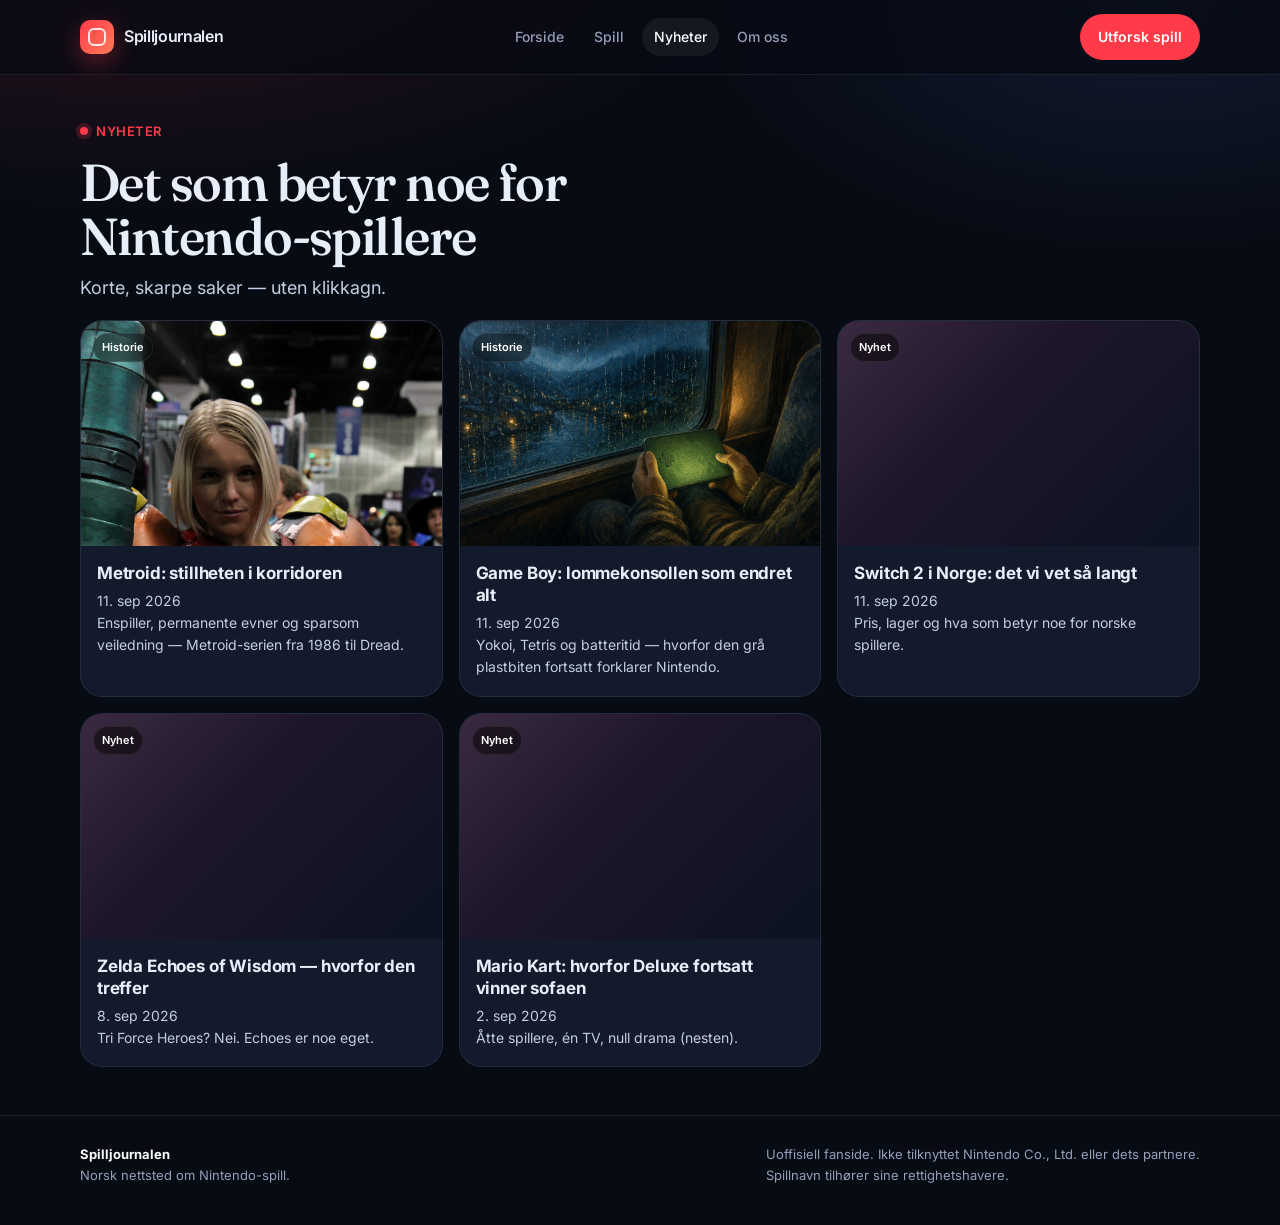
<file: nyheter.html>
<!DOCTYPE html>
<html lang="nb">
<head>
  <meta charset="utf-8">
  <meta name="viewport" content="width=device-width, initial-scale=1">
  <title>Nyheter — Spilljournalen</title>
  <meta name="description" content="Spilljournalen — moderne norsk nettsted om Nintendo-spill, nyheter og anbefalinger.">
  <meta name="theme-color" content="#070b14">
  <link rel="preconnect" href="https://fonts.googleapis.com">
  <link rel="preconnect" href="https://fonts.gstatic.com" crossorigin>
  <link href="https://fonts.googleapis.com/css2?family=Fraunces:opsz,wght@9..144,500;9..144,600&family=Inter:wght@400;500;600&display=swap" rel="stylesheet">
  <link rel="stylesheet" href="css/site.css">
  
</head>
<body>
<header class="site-header">
  <div class="wrap nav">
    <a class="brand" href="index.html"><span class="brand-mark" aria-hidden="true"></span> Spilljournalen</a>
    <nav class="nav-links" aria-label="Hovedmeny">
      <a href="index.html" class="">Forside</a>
      <a href="spill.html" class="">Spill</a>
      <a href="nyheter.html" class="active">Nyheter</a>
      <a href="om.html" class="">Om oss</a>
    </nav>
    <a class="btn btn-primary" href="spill.html">Utforsk spill</a>
  </div>
</header>

<main class="wrap">
  <div class="page-hero">
    <div class="kicker"><i></i> Nyheter</div>
    <h1>Det som betyr noe for Nintendo-spillere</h1>
    <p class="lede">Korte, skarpe saker — uten klikkagn.</p>
  </div>
  <div class="grid" style="padding-bottom:48px">
    <a class="card" href="nyheter/metroid-stillheten.html">
      <div class="cover" style="--c:url('../assets/nyheter/metroid-hero-wondercon-16x9-1280.jpg') center/cover,linear-gradient(135deg,#0a2a2e,#0b1220)"><span class="badge">Historie</span></div>
      <div class="card-body"><h3>Metroid: stillheten i korridoren</h3><p class="meta">11. sep 2026</p><p>Enspiller, permanente evner og sparsom veiledning — Metroid-serien fra 1986 til Dread.</p></div>
    </a>
    <a class="card" href="nyheter/game-boy-lommekonsollen.html">
      <div class="cover" style="--c:url('../assets/nyheter/game-boy-hero.png') center/cover,linear-gradient(135deg,#1a3a28,#0b1220)"><span class="badge">Historie</span></div>
      <div class="card-body"><h3>Game Boy: lommekonsollen som endret alt</h3><p class="meta">11. sep 2026</p><p>Yokoi, Tetris og batteritid — hvorfor den grå plastbiten fortsatt forklarer Nintendo.</p></div>
    </a>
    <a class="card" href="nyheter/switch-2-norge.html">
      <div class="cover" style="--c:linear-gradient(135deg,#2a1830,#0b1220)"><span class="badge">Nyhet</span></div>
      <div class="card-body"><h3>Switch 2 i Norge: det vi vet så langt</h3><p class="meta">11. sep 2026</p><p>Pris, lager og hva som betyr noe for norske spillere.</p></div>
    </a>
    <a class="card" href="nyheter/zelda-echoes.html">
      <div class="cover" style="--c:linear-gradient(135deg,#2a1830,#0b1220)"><span class="badge">Nyhet</span></div>
      <div class="card-body"><h3>Zelda Echoes of Wisdom — hvorfor den treffer</h3><p class="meta">8. sep 2026</p><p>Tri Force Heroes? Nei. Echoes er noe eget.</p></div>
    </a>
    <a class="card" href="nyheter/mario-kart.html">
      <div class="cover" style="--c:linear-gradient(135deg,#2a1830,#0b1220)"><span class="badge">Nyhet</span></div>
      <div class="card-body"><h3>Mario Kart: hvorfor Deluxe fortsatt vinner sofaen</h3><p class="meta">2. sep 2026</p><p>Åtte spillere, én TV, null drama (nesten).</p></div>
    </a>
  </div>
</main>

<footer class="site-footer">
  <div class="wrap footer-grid">
    <div>
      <strong style="color:#fff">Spilljournalen</strong><br>
      Norsk nettsted om Nintendo-spill.
    </div>
    <div>
      Uoffisiell fanside. Ikke tilknyttet Nintendo Co., Ltd. eller dets partnere.<br>
      Spillnavn tilhører sine rettighetshavere.
    </div>
  </div>
</footer>
<script src="js/site.js"></script>
</body>
</html>
</file>
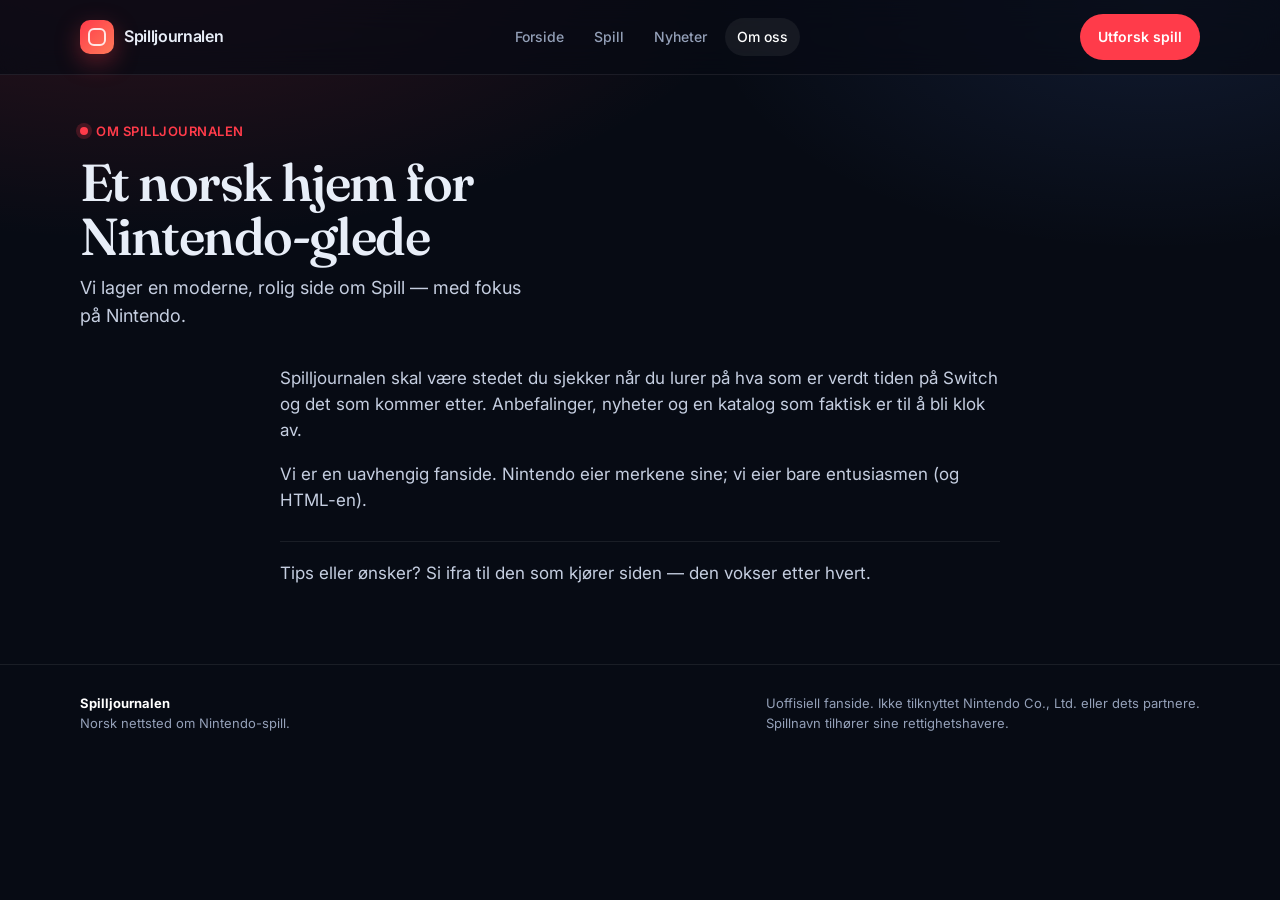
<file: om.html>
<!DOCTYPE html>
<html lang="nb">
<head>
  <meta charset="utf-8">
  <meta name="viewport" content="width=device-width, initial-scale=1">
  <title>Om oss — Spilljournalen</title>
  <meta name="description" content="Spilljournalen — moderne norsk nettsted om Nintendo-spill, nyheter og anbefalinger.">
  <meta name="theme-color" content="#070b14">
  <link rel="preconnect" href="https://fonts.googleapis.com">
  <link rel="preconnect" href="https://fonts.gstatic.com" crossorigin>
  <link href="https://fonts.googleapis.com/css2?family=Fraunces:opsz,wght@9..144,500;9..144,600&family=Inter:wght@400;500;600&display=swap" rel="stylesheet">
  <link rel="stylesheet" href="css/site.css">
  
</head>
<body>
<header class="site-header">
  <div class="wrap nav">
    <a class="brand" href="index.html"><span class="brand-mark" aria-hidden="true"></span> Spilljournalen</a>
    <nav class="nav-links" aria-label="Hovedmeny">
      <a href="index.html" class="">Forside</a>
      <a href="spill.html" class="">Spill</a>
      <a href="nyheter.html" class="">Nyheter</a>
      <a href="om.html" class="active">Om oss</a>
    </nav>
    <a class="btn btn-primary" href="spill.html">Utforsk spill</a>
  </div>
</header>

<main class="wrap">
  <div class="page-hero">
    <div class="kicker"><i></i> Om Spilljournalen</div>
    <h1>Et norsk hjem for Nintendo-glede</h1>
    <p class="lede">Vi lager en moderne, rolig side om Spill — med fokus på Nintendo.</p>
  </div>
  <div class="article" style="padding-top:0">
    <p>Spilljournalen skal være stedet du sjekker når du lurer på hva som er verdt tiden på Switch og det som kommer etter. Anbefalinger, nyheter og en katalog som faktisk er til å bli klok av.</p>
    <p>Vi er en uavhengig fanside. Nintendo eier merkene sine; vi eier bare entusiasmen (og HTML-en).</p>
    <p class="note">Tips eller ønsker? Si ifra til den som kjører siden — den vokser etter hvert.</p>
  </div>
</main>

<footer class="site-footer">
  <div class="wrap footer-grid">
    <div>
      <strong style="color:#fff">Spilljournalen</strong><br>
      Norsk nettsted om Nintendo-spill.
    </div>
    <div>
      Uoffisiell fanside. Ikke tilknyttet Nintendo Co., Ltd. eller dets partnere.<br>
      Spillnavn tilhører sine rettighetshavere.
    </div>
  </div>
</footer>
<script src="js/site.js"></script>
</body>
</html>
</file>
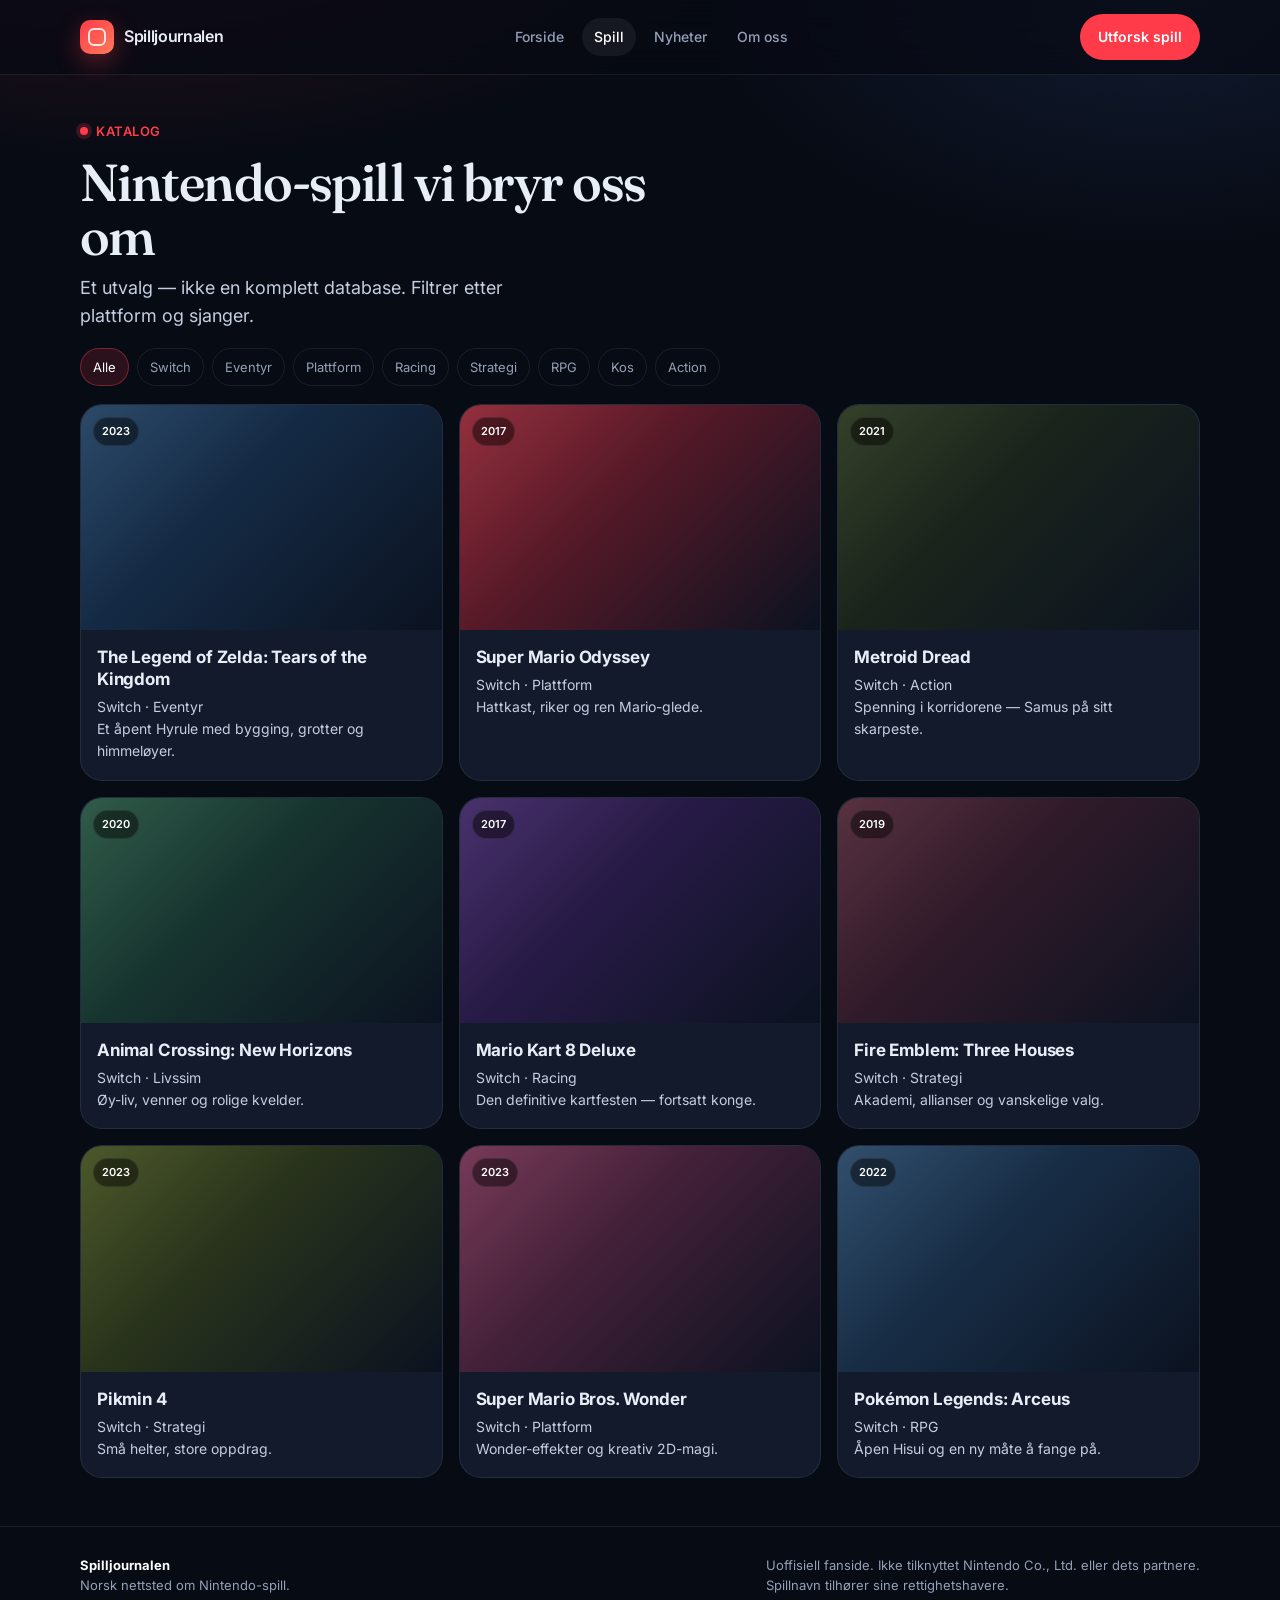
<file: spill.html>
<!DOCTYPE html>
<html lang="nb">
<head>
  <meta charset="utf-8">
  <meta name="viewport" content="width=device-width, initial-scale=1">
  <title>Spill — Spilljournalen</title>
  <meta name="description" content="Spilljournalen — moderne norsk nettsted om Nintendo-spill, nyheter og anbefalinger.">
  <meta name="theme-color" content="#070b14">
  <link rel="preconnect" href="https://fonts.googleapis.com">
  <link rel="preconnect" href="https://fonts.gstatic.com" crossorigin>
  <link href="https://fonts.googleapis.com/css2?family=Fraunces:opsz,wght@9..144,500;9..144,600&family=Inter:wght@400;500;600&display=swap" rel="stylesheet">
  <link rel="stylesheet" href="css/site.css">
  
</head>
<body>
<header class="site-header">
  <div class="wrap nav">
    <a class="brand" href="index.html"><span class="brand-mark" aria-hidden="true"></span> Spilljournalen</a>
    <nav class="nav-links" aria-label="Hovedmeny">
      <a href="index.html" class="">Forside</a>
      <a href="spill.html" class="active">Spill</a>
      <a href="nyheter.html" class="">Nyheter</a>
      <a href="om.html" class="">Om oss</a>
    </nav>
    <a class="btn btn-primary" href="spill.html">Utforsk spill</a>
  </div>
</header>

<main class="wrap">
  <div class="page-hero">
    <div class="kicker"><i></i> Katalog</div>
    <h1>Nintendo-spill vi bryr oss om</h1>
    <p class="lede">Et utvalg — ikke en komplett database. Filtrer etter plattform og sjanger.</p>
  </div>
  
  <div class="filters" role="toolbar" aria-label="Filtrer spill">
    <button type="button" class="active" data-filter="alle">Alle</button>
    <button type="button" data-filter="switch">Switch</button>
    <button type="button" data-filter="eventyr">Eventyr</button>
    <button type="button" data-filter="plattform">Plattform</button>
    <button type="button" data-filter="racing">Racing</button>
    <button type="button" data-filter="strategi">Strategi</button>
    <button type="button" data-filter="rpg">RPG</button>
    <button type="button" data-filter="kos">Kos</button>
    <button type="button" data-filter="action">Action</button>
  </div>
  <div class="grid" style="padding-bottom:48px">
    <article class="card" data-tags="switch eventyr">
      <div class="cover" style="--c:linear-gradient(135deg,#1a3a5c,#0b1220)"><span class="badge">2023</span></div>
      <div class="card-body"><h3>The Legend of Zelda: Tears of the Kingdom</h3><p class="meta">Switch · Eventyr</p><p>Et åpent Hyrule med bygging, grotter og himmeløyer.</p></div>
    </article>
    <article class="card" data-tags="switch plattform">
      <div class="cover" style="--c:linear-gradient(135deg,#8b1e2d,#0b1220)"><span class="badge">2017</span></div>
      <div class="card-body"><h3>Super Mario Odyssey</h3><p class="meta">Switch · Plattform</p><p>Hattkast, riker og ren Mario-glede.</p></div>
    </article>
    <article class="card" data-tags="switch action">
      <div class="cover" style="--c:linear-gradient(135deg,#243018,#0b1220)"><span class="badge">2021</span></div>
      <div class="card-body"><h3>Metroid Dread</h3><p class="meta">Switch · Action</p><p>Spenning i korridorene — Samus på sitt skarpeste.</p></div>
    </article>
    <article class="card" data-tags="switch kos">
      <div class="cover" style="--c:linear-gradient(135deg,#1f4d3a,#0b1220)"><span class="badge">2020</span></div>
      <div class="card-body"><h3>Animal Crossing: New Horizons</h3><p class="meta">Switch · Livssim</p><p>Øy-liv, venner og rolige kvelder.</p></div>
    </article>
    <article class="card" data-tags="switch racing">
      <div class="cover" style="--c:linear-gradient(135deg,#3a2060,#0b1220)"><span class="badge">2017</span></div>
      <div class="card-body"><h3>Mario Kart 8 Deluxe</h3><p class="meta">Switch · Racing</p><p>Den definitive kartfesten — fortsatt konge.</p></div>
    </article>
    <article class="card" data-tags="switch strategi">
      <div class="cover" style="--c:linear-gradient(135deg,#4a2030,#0b1220)"><span class="badge">2019</span></div>
      <div class="card-body"><h3>Fire Emblem: Three Houses</h3><p class="meta">Switch · Strategi</p><p>Akademi, allianser og vanskelige valg.</p></div>
    </article>
    <article class="card" data-tags="switch strategi">
      <div class="cover" style="--c:linear-gradient(135deg,#3d4a18,#0b1220)"><span class="badge">2023</span></div>
      <div class="card-body"><h3>Pikmin 4</h3><p class="meta">Switch · Strategi</p><p>Små helter, store oppdrag.</p></div>
    </article>
    <article class="card" data-tags="switch plattform">
      <div class="cover" style="--c:linear-gradient(135deg,#6b2a4a,#0b1220)"><span class="badge">2023</span></div>
      <div class="card-body"><h3>Super Mario Bros. Wonder</h3><p class="meta">Switch · Plattform</p><p>Wonder-effekter og kreativ 2D-magi.</p></div>
    </article>
    <article class="card" data-tags="switch rpg">
      <div class="cover" style="--c:linear-gradient(135deg,#204060,#0b1220)"><span class="badge">2022</span></div>
      <div class="card-body"><h3>Pokémon Legends: Arceus</h3><p class="meta">Switch · RPG</p><p>Åpen Hisui og en ny måte å fange på.</p></div>
    </article>
  </div>
</main>

<footer class="site-footer">
  <div class="wrap footer-grid">
    <div>
      <strong style="color:#fff">Spilljournalen</strong><br>
      Norsk nettsted om Nintendo-spill.
    </div>
    <div>
      Uoffisiell fanside. Ikke tilknyttet Nintendo Co., Ltd. eller dets partnere.<br>
      Spillnavn tilhører sine rettighetshavere.
    </div>
  </div>
</footer>
<script src="js/site.js"></script>
</body>
</html>
</file>
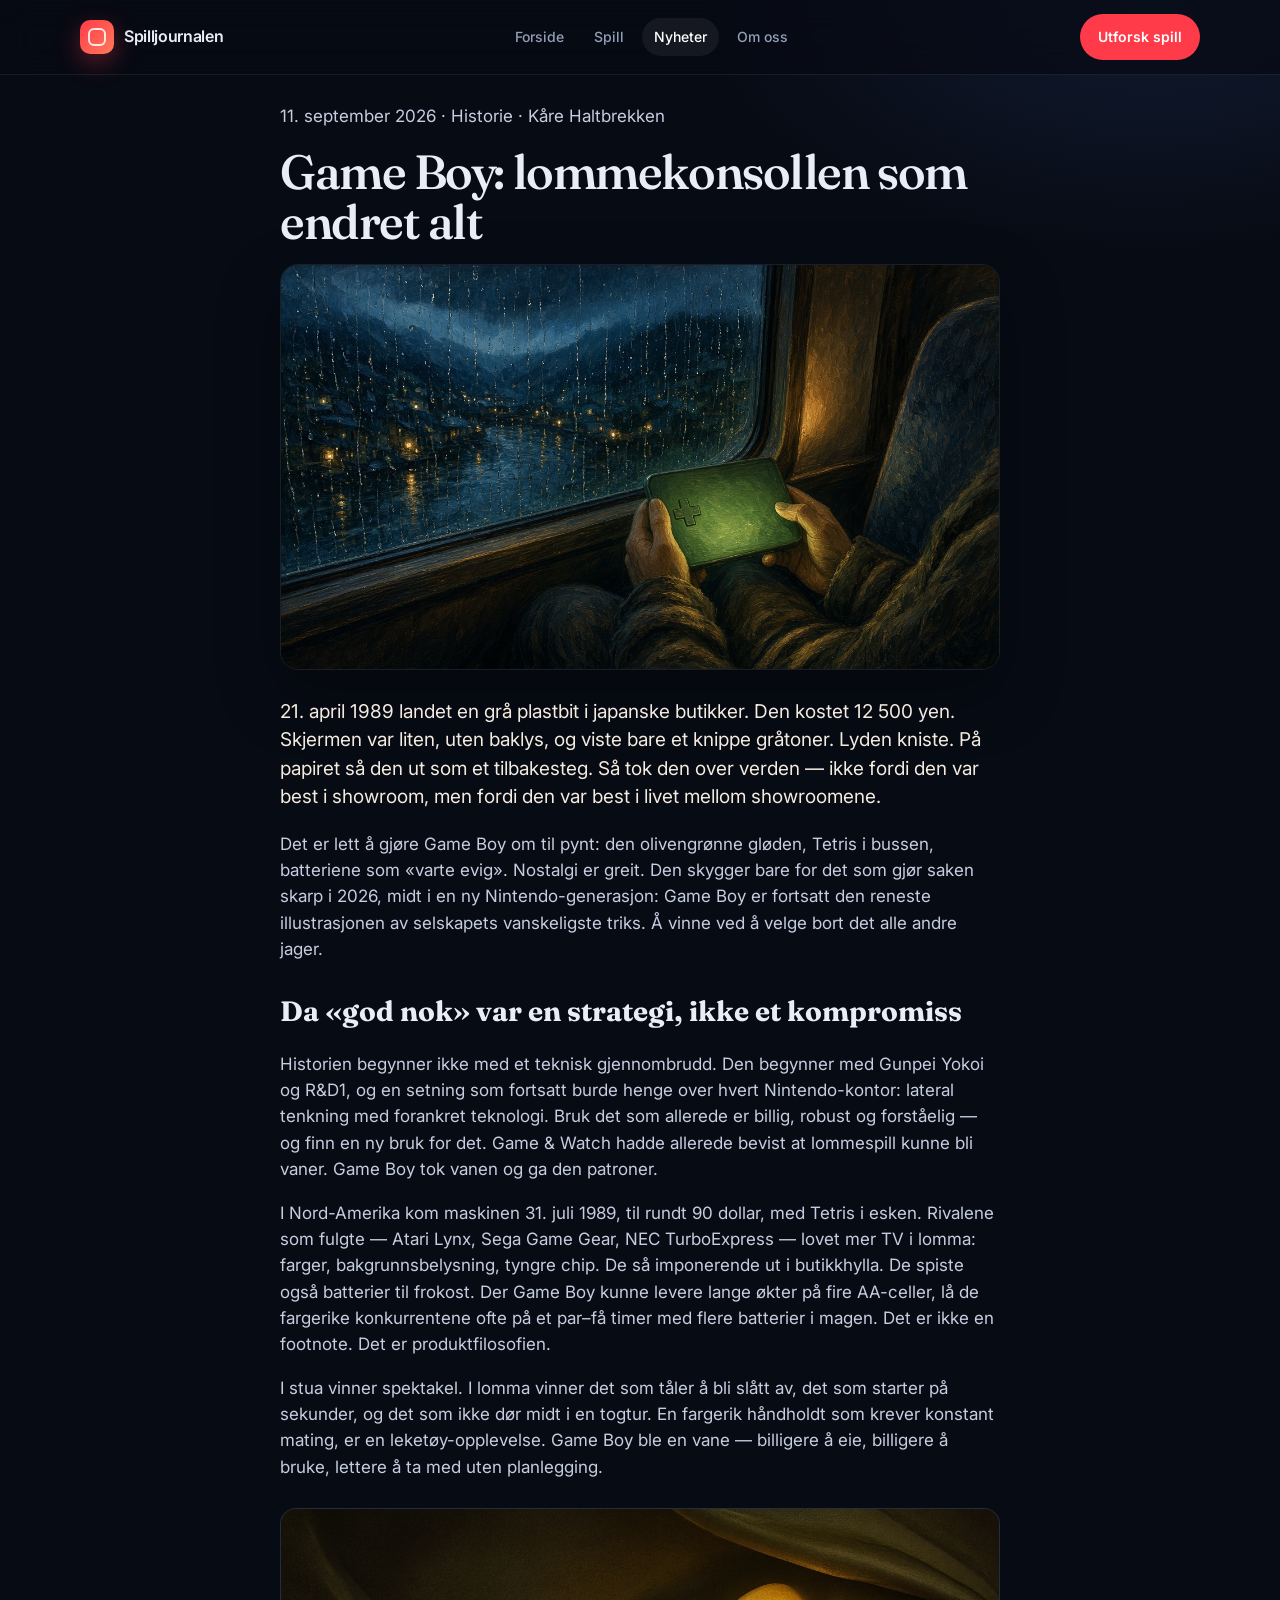
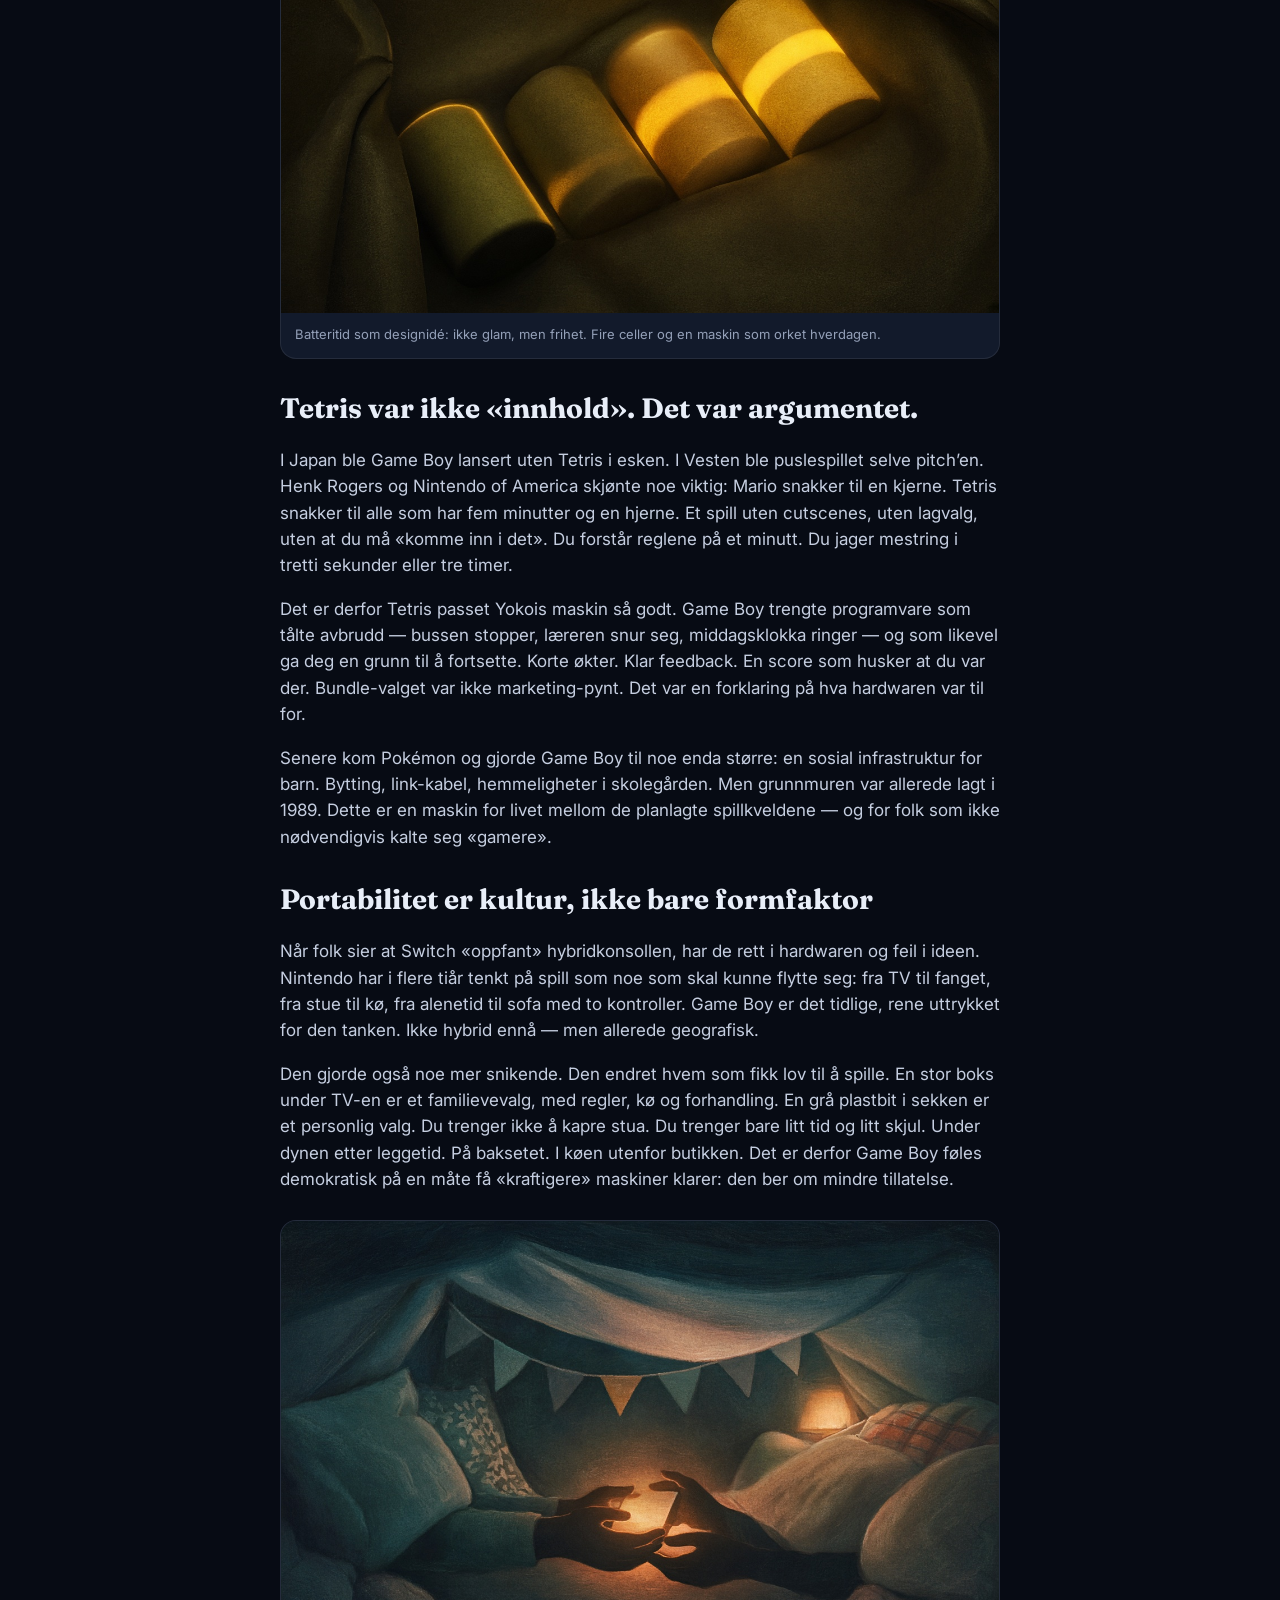
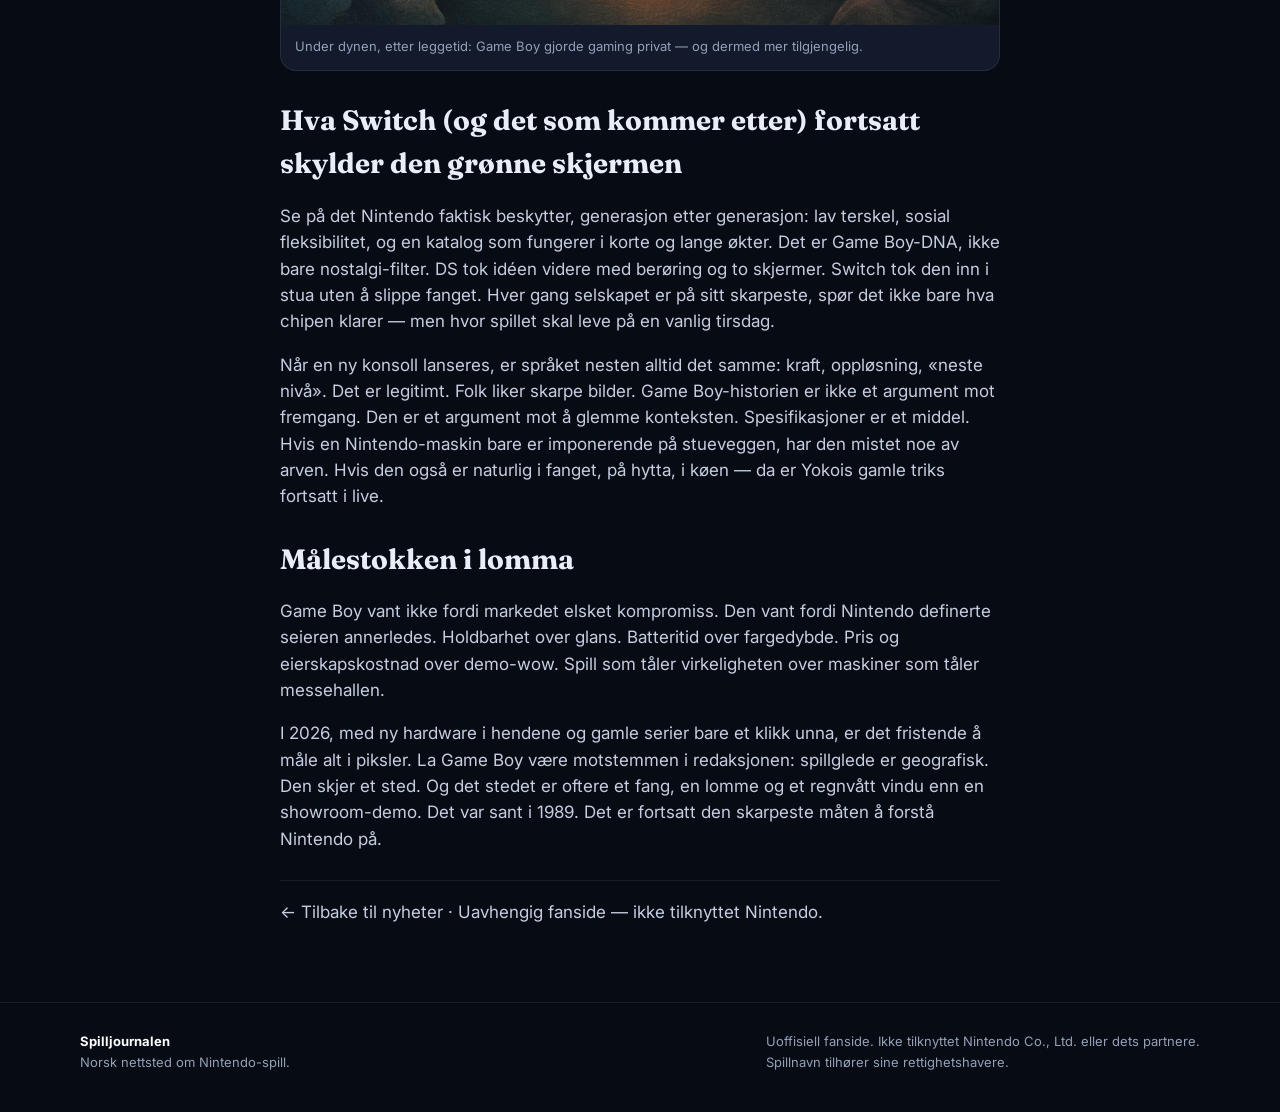
<file: nyheter/game-boy-lommekonsollen.html>
<!DOCTYPE html>
<html lang="nb">
<head>
  <meta charset="utf-8">
  <meta name="viewport" content="width=device-width, initial-scale=1">
  <title>Game Boy: lommekonsollen som endret alt — Spilljournalen</title>
  <meta name="description" content="Game Boy var ikke den skarpeste maskinen i 1989. Den vant likevel — fordi Nintendo forsto hvor spill egentlig skjer. En sak om Yokoi, Tetris, batteritid og arven Switch fortsatt bærer.">
  <meta name="theme-color" content="#070b14">
  <link rel="preconnect" href="https://fonts.googleapis.com">
  <link rel="preconnect" href="https://fonts.gstatic.com" crossorigin>
  <link href="https://fonts.googleapis.com/css2?family=Fraunces:opsz,wght@9..144,500;9..144,600&family=Inter:wght@400;500;600&display=swap" rel="stylesheet">
  <link rel="stylesheet" href="../css/site.css">
</head>
<body>
<header class="site-header">
  <div class="wrap nav">
    <a class="brand" href="../index.html"><span class="brand-mark" aria-hidden="true"></span> Spilljournalen</a>
    <nav class="nav-links" aria-label="Hovedmeny">
      <a href="../index.html" class="">Forside</a>
      <a href="../spill.html" class="">Spill</a>
      <a href="../nyheter.html" class="active">Nyheter</a>
      <a href="../om.html" class="">Om oss</a>
    </nav>
    <a class="btn btn-primary" href="../spill.html">Utforsk spill</a>
  </div>
</header>

<main class="wrap article">
  <p class="meta">11. september 2026 · Historie · Kåre Haltbrekken</p>
  <h1>Game Boy: lommekonsollen som endret alt</h1>

  <div class="hero-img">
    <img src="../assets/nyheter/game-boy-hero.png" alt="Malt stemningsbilde: nattreise, regnvindu og grønn skjermglød i fanget" width="1280" height="720">
  </div>

  <p class="lede-graf">21. april 1989 landet en grå plastbit i japanske butikker. Den kostet 12&nbsp;500 yen. Skjermen var liten, uten baklys, og viste bare et knippe gråtoner. Lyden kniste. På papiret så den ut som et tilbakesteg. Så tok den over verden — ikke fordi den var best i showroom, men fordi den var best i livet mellom showroomene.</p>

  <p>Det er lett å gjøre Game Boy om til pynt: den olivengrønne gløden, Tetris i bussen, batteriene som «varte evig». Nostalgi er greit. Den skygger bare for det som gjør saken skarp i 2026, midt i en ny Nintendo-generasjon: Game Boy er fortsatt den reneste illustrasjonen av selskapets vanskeligste triks. Å vinne ved å velge bort det alle andre jager.</p>

  <h2>Da «god nok» var en strategi, ikke et kompromiss</h2>
  <p>Historien begynner ikke med et teknisk gjennombrudd. Den begynner med Gunpei Yokoi og R&amp;D1, og en setning som fortsatt burde henge over hvert Nintendo-kontor: lateral tenkning med forankret teknologi. Bruk det som allerede er billig, robust og forståelig — og finn en ny bruk for det. Game &amp; Watch hadde allerede bevist at lommespill kunne bli vaner. Game Boy tok vanen og ga den patroner.</p>
  <p>I Nord-Amerika kom maskinen 31. juli 1989, til rundt 90 dollar, med Tetris i esken. Rivalene som fulgte — Atari Lynx, Sega Game Gear, NEC TurboExpress — lovet mer TV i lomma: farger, bakgrunnsbelysning, tyngre chip. De så imponerende ut i butikkhylla. De spiste også batterier til frokost. Der Game Boy kunne levere lange økter på fire AA-celler, lå de fargerike konkurrentene ofte på et par–få timer med flere batterier i magen. Det er ikke en footnote. Det er produktfilosofien.</p>
  <p>I stua vinner spektakel. I lomma vinner det som tåler å bli slått av, det som starter på sekunder, og det som ikke dør midt i en togtur. En fargerik håndholdt som krever konstant mating, er en leketøy-opplevelse. Game Boy ble en vane — billigere å eie, billigere å bruke, lettere å ta med uten planlegging.</p>

  <figure>
    <img src="../assets/nyheter/game-boy-lcd.png" alt="Abstrakt editorial-bilde av fire sylindre i varmt lys mot mørkt stoff" width="1200" height="900">
    <figcaption>Batteritid som designidé: ikke glam, men frihet. Fire celler og en maskin som orket hverdagen.</figcaption>
  </figure>

  <h2>Tetris var ikke «innhold». Det var argumentet.</h2>
  <p>I Japan ble Game Boy lansert uten Tetris i esken. I Vesten ble puslespillet selve pitch’en. Henk Rogers og Nintendo of America skjønte noe viktig: Mario snakker til en kjerne. Tetris snakker til alle som har fem minutter og en hjerne. Et spill uten cutscenes, uten lagvalg, uten at du må «komme inn i det». Du forstår reglene på et minutt. Du jager mestring i tretti sekunder eller tre timer.</p>
  <p>Det er derfor Tetris passet Yokois maskin så godt. Game Boy trengte programvare som tålte avbrudd — bussen stopper, læreren snur seg, middagsklokka ringer — og som likevel ga deg en grunn til å fortsette. Korte økter. Klar feedback. En score som husker at du var der. Bundle-valget var ikke marketing-pynt. Det var en forklaring på hva hardwaren var til for.</p>
  <p>Senere kom Pokémon og gjorde Game Boy til noe enda større: en sosial infrastruktur for barn. Bytting, link-kabel, hemmeligheter i skolegården. Men grunnmuren var allerede lagt i 1989. Dette er en maskin for livet mellom de planlagte spillkveldene — og for folk som ikke nødvendigvis kalte seg «gamere».</p>

  <h2>Portabilitet er kultur, ikke bare formfaktor</h2>
  <p>Når folk sier at Switch «oppfant» hybridkonsollen, har de rett i hardwaren og feil i ideen. Nintendo har i flere tiår tenkt på spill som noe som skal kunne flytte seg: fra TV til fanget, fra stue til kø, fra alenetid til sofa med to kontroller. Game Boy er det tidlige, rene uttrykket for den tanken. Ikke hybrid ennå — men allerede geografisk.</p>
  <p>Den gjorde også noe mer snikende. Den endret hvem som fikk lov til å spille. En stor boks under TV-en er et familievevalg, med regler, kø og forhandling. En grå plastbit i sekken er et personlig valg. Du trenger ikke å kapre stua. Du trenger bare litt tid og litt skjul. Under dynen etter leggetid. På baksetet. I køen utenfor butikken. Det er derfor Game Boy føles demokratisk på en måte få «kraftigere» maskiner klarer: den ber om mindre tillatelse.</p>

  <figure>
    <img src="../assets/nyheter/game-boy-reise.png" alt="To hender deler en glødende rektangulær skjerm under et pute-fort" width="1200" height="900">
    <figcaption>Under dynen, etter leggetid: Game Boy gjorde gaming privat — og dermed mer tilgjengelig.</figcaption>
  </figure>

  <h2>Hva Switch (og det som kommer etter) fortsatt skylder den grønne skjermen</h2>
  <p>Se på det Nintendo faktisk beskytter, generasjon etter generasjon: lav terskel, sosial fleksibilitet, og en katalog som fungerer i korte og lange økter. Det er Game Boy-DNA, ikke bare nostalgi-filter. DS tok idéen videre med berøring og to skjermer. Switch tok den inn i stua uten å slippe fanget. Hver gang selskapet er på sitt skarpeste, spør det ikke bare hva chipen klarer — men hvor spillet skal leve på en vanlig tirsdag.</p>
  <p>Når en ny konsoll lanseres, er språket nesten alltid det samme: kraft, oppløsning, «neste nivå». Det er legitimt. Folk liker skarpe bilder. Game Boy-historien er ikke et argument mot fremgang. Den er et argument mot å glemme konteksten. Spesifikasjoner er et middel. Hvis en Nintendo-maskin bare er imponerende på stueveggen, har den mistet noe av arven. Hvis den også er naturlig i fanget, på hytta, i køen — da er Yokois gamle triks fortsatt i live.</p>

  <h2>Målestokken i lomma</h2>
  <p>Game Boy vant ikke fordi markedet elsket kompromiss. Den vant fordi Nintendo definerte seieren annerledes. Holdbarhet over glans. Batteritid over fargedybde. Pris og eierskapskostnad over demo-wow. Spill som tåler virkeligheten over maskiner som tåler messehallen.</p>
  <p>I 2026, med ny hardware i hendene og gamle serier bare et klikk unna, er det fristende å måle alt i piksler. La Game Boy være motstemmen i redaksjonen: spillglede er geografisk. Den skjer et sted. Og det stedet er oftere et fang, en lomme og et regnvått vindu enn en showroom-demo. Det var sant i 1989. Det er fortsatt den skarpeste måten å forstå Nintendo på.</p>

  <p class="note"><a href="../nyheter.html">← Tilbake til nyheter</a> · Uavhengig fanside — ikke tilknyttet Nintendo.</p>
</main>

<footer class="site-footer">
  <div class="wrap footer-grid">
    <div>
      <strong style="color:#fff">Spilljournalen</strong><br>
      Norsk nettsted om Nintendo-spill.
    </div>
    <div>
      Uoffisiell fanside. Ikke tilknyttet Nintendo Co., Ltd. eller dets partnere.<br>
      Spillnavn tilhører sine rettighetshavere.
    </div>
  </div>
</footer>
<script src="../js/site.js"></script>
</body>
</html>
</file>
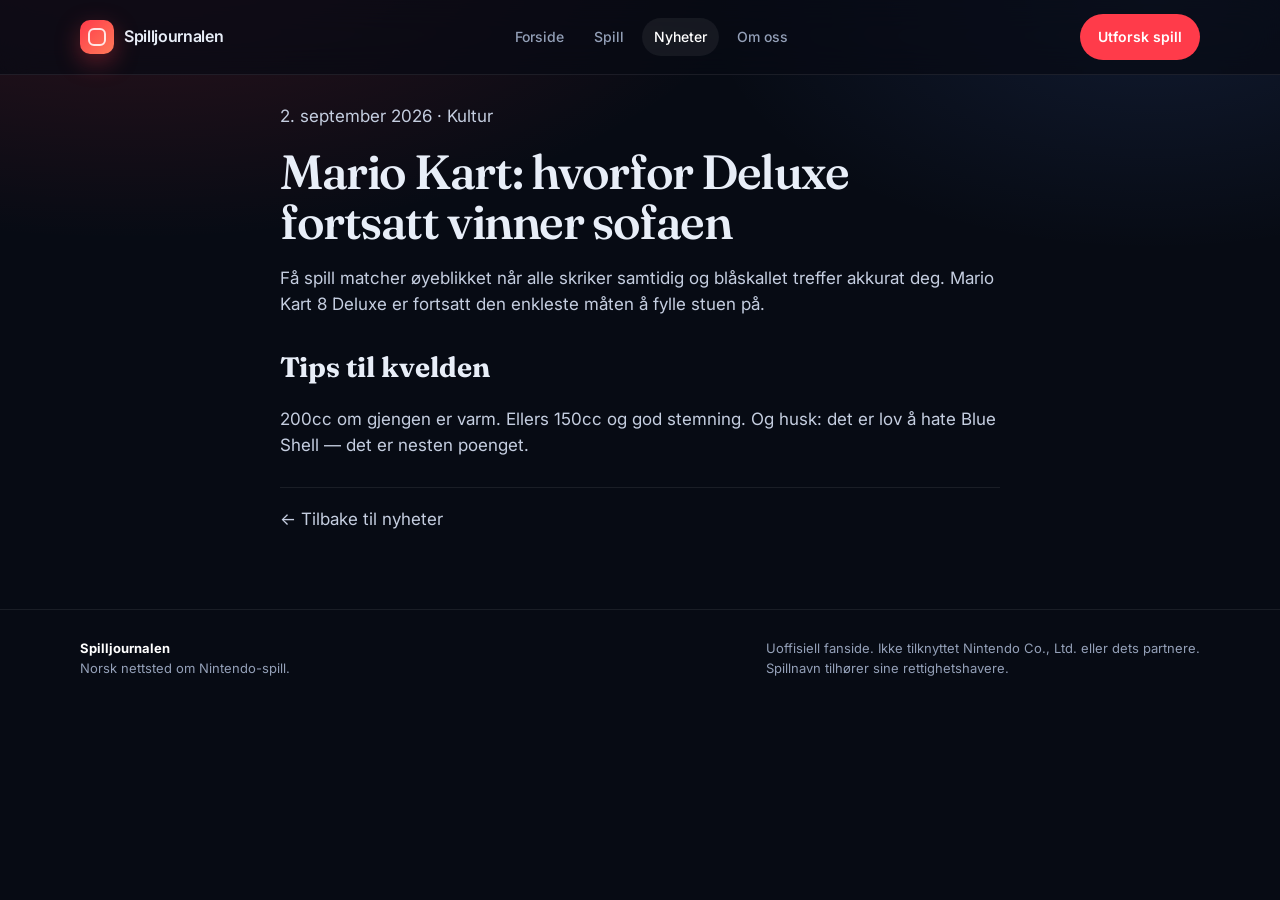
<file: nyheter/mario-kart.html>
<!DOCTYPE html>
<html lang="nb">
<head>
  <meta charset="utf-8">
  <meta name="viewport" content="width=device-width, initial-scale=1">
  <title>Mario Kart: hvorfor Deluxe fortsatt vinner sofaen — Spilljournalen</title>
  <meta name="description" content="Spilljournalen — moderne norsk nettsted om Nintendo-spill, nyheter og anbefalinger.">
  <meta name="theme-color" content="#070b14">
  <link rel="preconnect" href="https://fonts.googleapis.com">
  <link rel="preconnect" href="https://fonts.gstatic.com" crossorigin>
  <link href="https://fonts.googleapis.com/css2?family=Fraunces:opsz,wght@9..144,500;9..144,600&family=Inter:wght@400;500;600&display=swap" rel="stylesheet">
  <link rel="stylesheet" href="../css/site.css">
  
</head>
<body>
<header class="site-header">
  <div class="wrap nav">
    <a class="brand" href="../index.html"><span class="brand-mark" aria-hidden="true"></span> Spilljournalen</a>
    <nav class="nav-links" aria-label="Hovedmeny">
      <a href="../index.html" class="">Forside</a>
      <a href="../spill.html" class="">Spill</a>
      <a href="../nyheter.html" class="active">Nyheter</a>
      <a href="../om.html" class="">Om oss</a>
    </nav>
    <a class="btn btn-primary" href="../spill.html">Utforsk spill</a>
  </div>
</header>
<main class="wrap article">
  <p class="meta">2. september 2026 · Kultur</p>
  <h1>Mario Kart: hvorfor Deluxe fortsatt vinner sofaen</h1>
  <p>Få spill matcher øyeblikket når alle skriker samtidig og blåskallet treffer akkurat deg. Mario Kart 8 Deluxe er fortsatt den enkleste måten å fylle stuen på.</p>
    <h2>Tips til kvelden</h2>
    <p>200cc om gjengen er varm. Ellers 150cc og god stemning. Og husk: det er lov å hate Blue Shell — det er nesten poenget.</p>
  <p class="note"><a href="../nyheter.html">← Tilbake til nyheter</a></p>
</main>
<footer class="site-footer">
  <div class="wrap footer-grid">
    <div>
      <strong style="color:#fff">Spilljournalen</strong><br>
      Norsk nettsted om Nintendo-spill.
    </div>
    <div>
      Uoffisiell fanside. Ikke tilknyttet Nintendo Co., Ltd. eller dets partnere.<br>
      Spillnavn tilhører sine rettighetshavere.
    </div>
  </div>
</footer>
<script src="../js/site.js"></script>
</body>
</html>
</file>
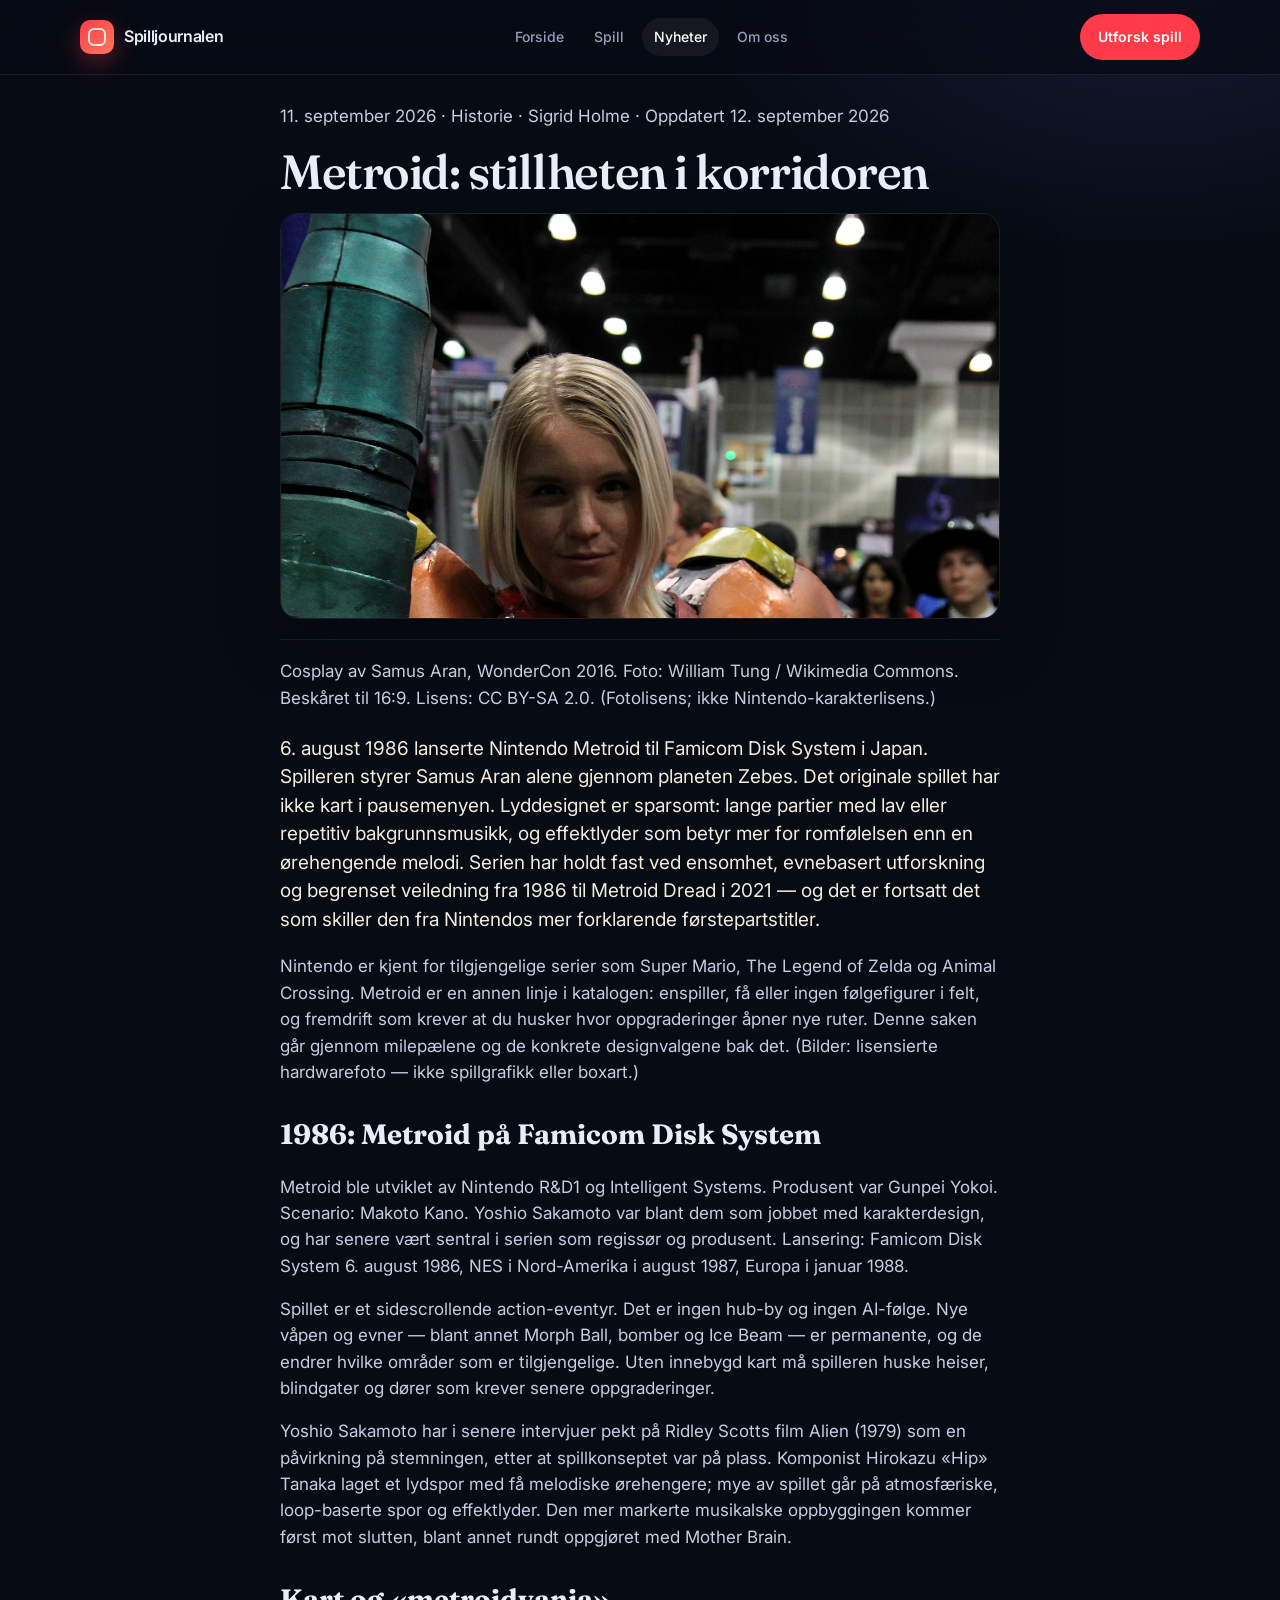
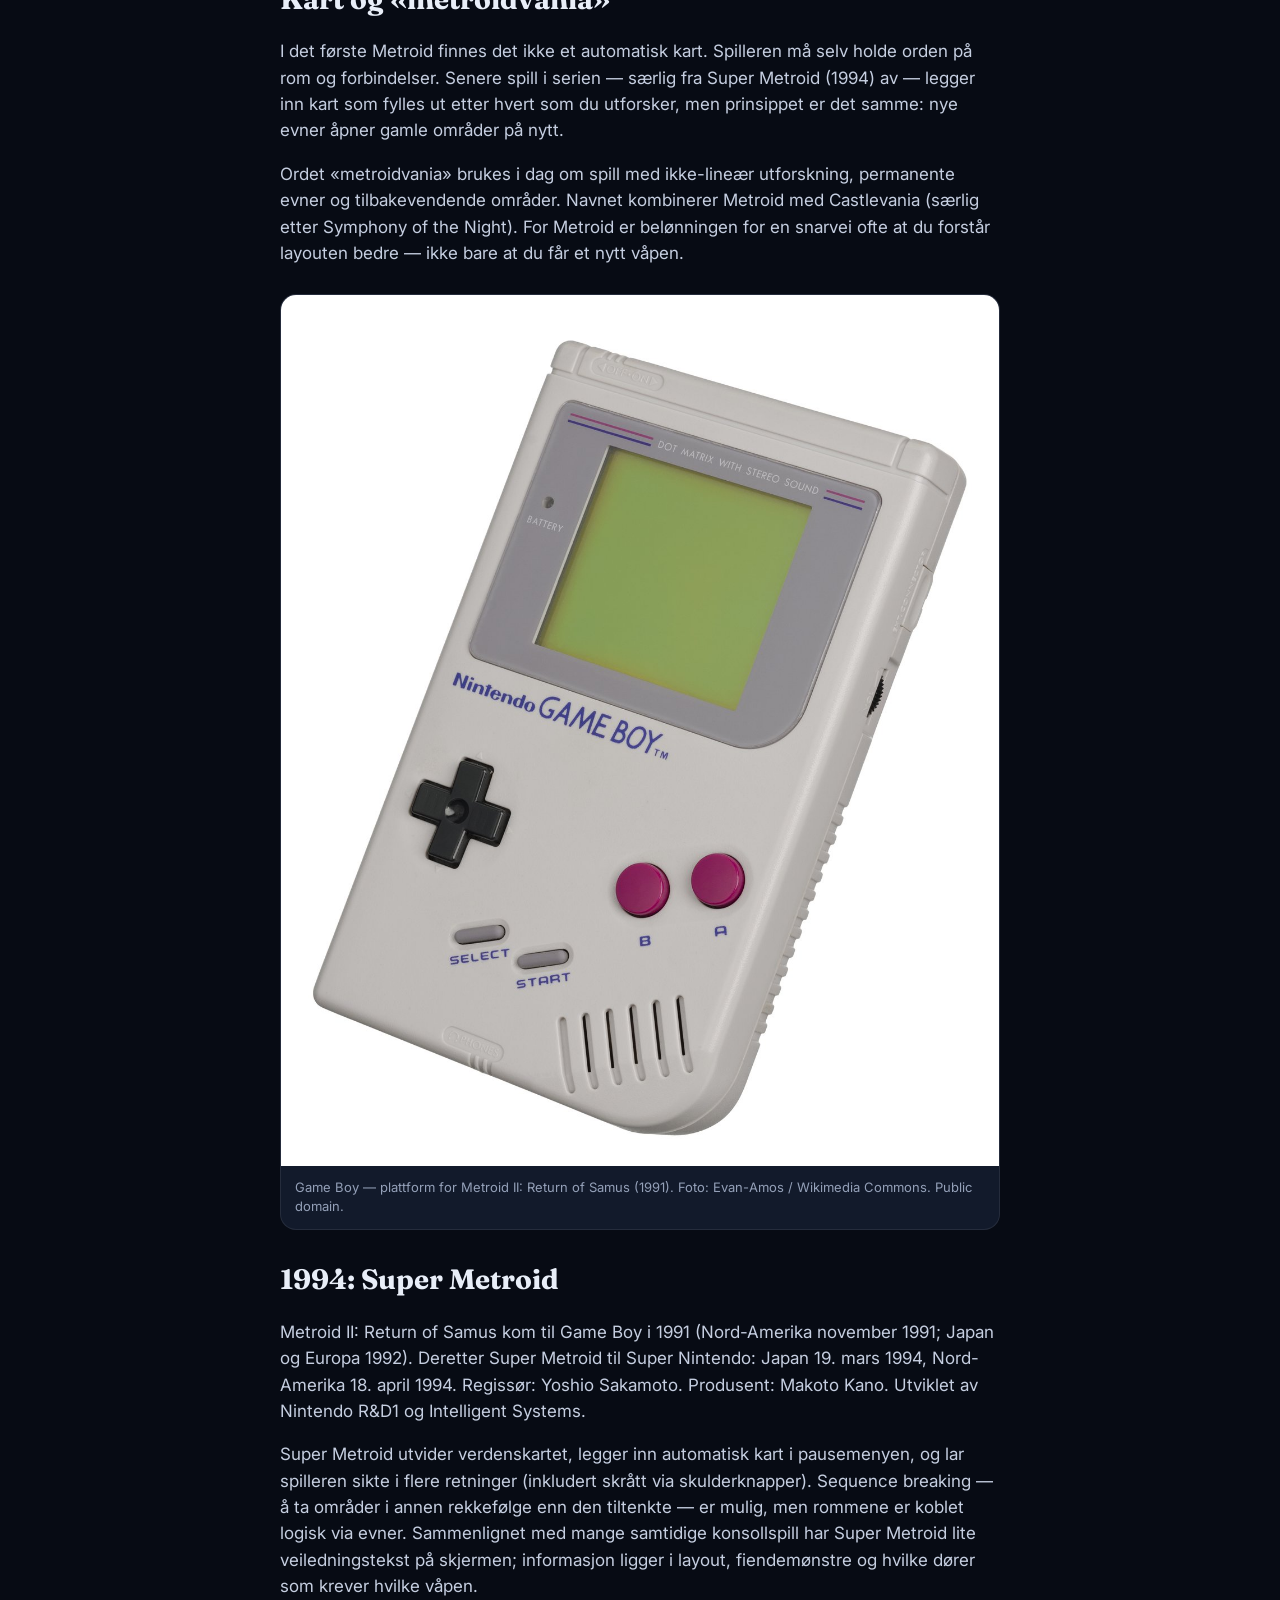
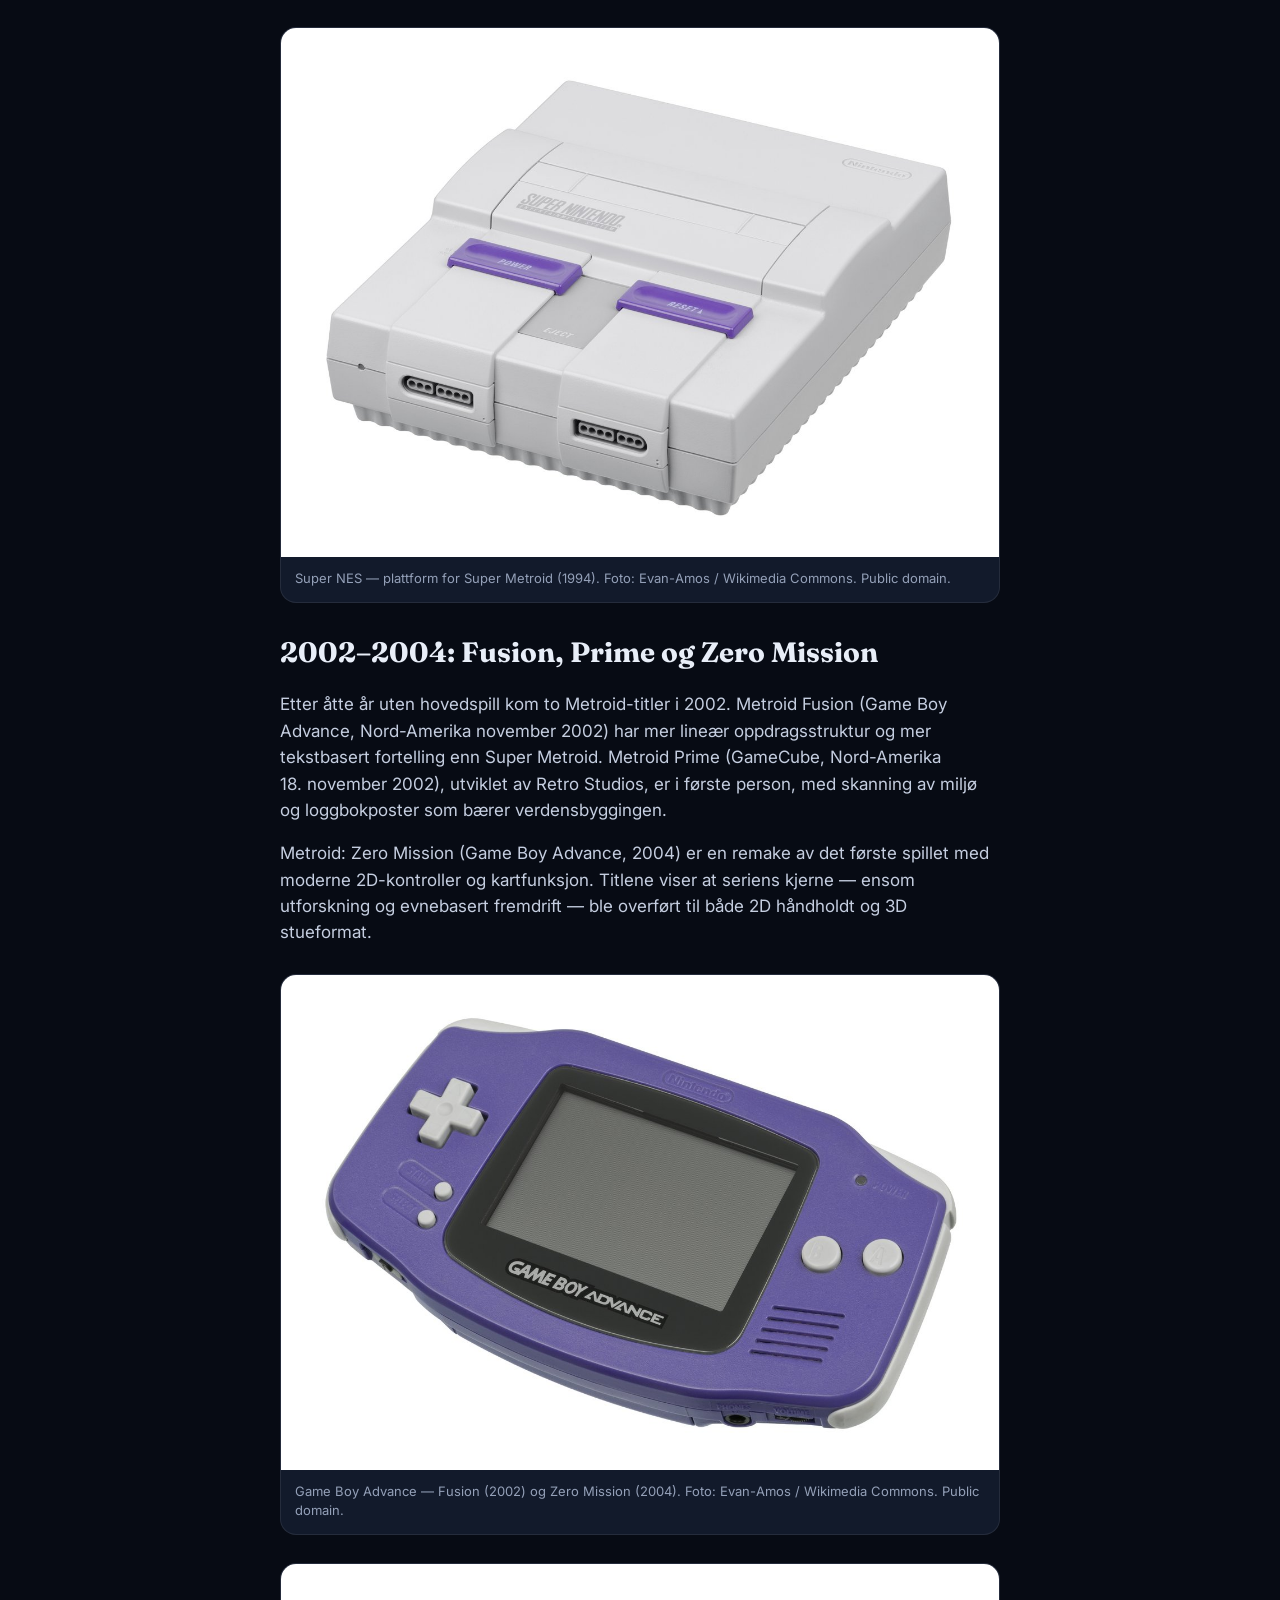
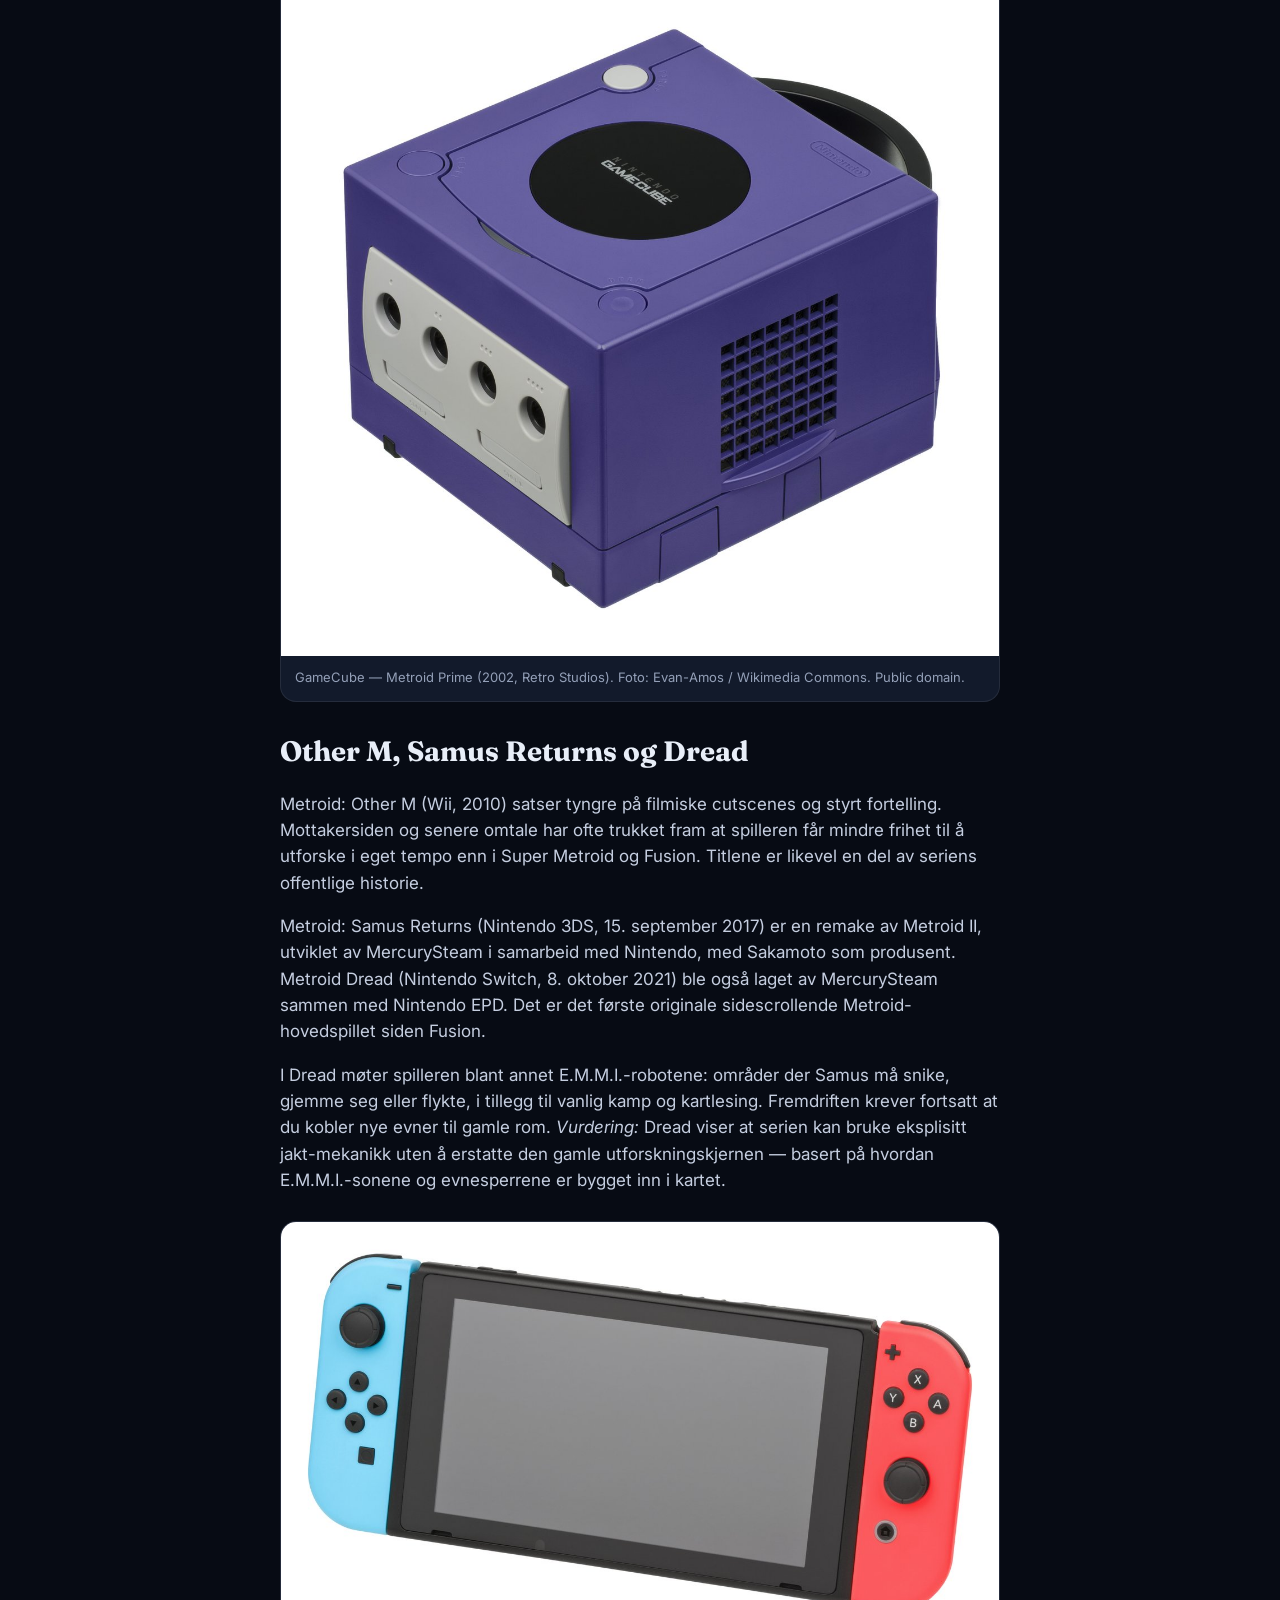
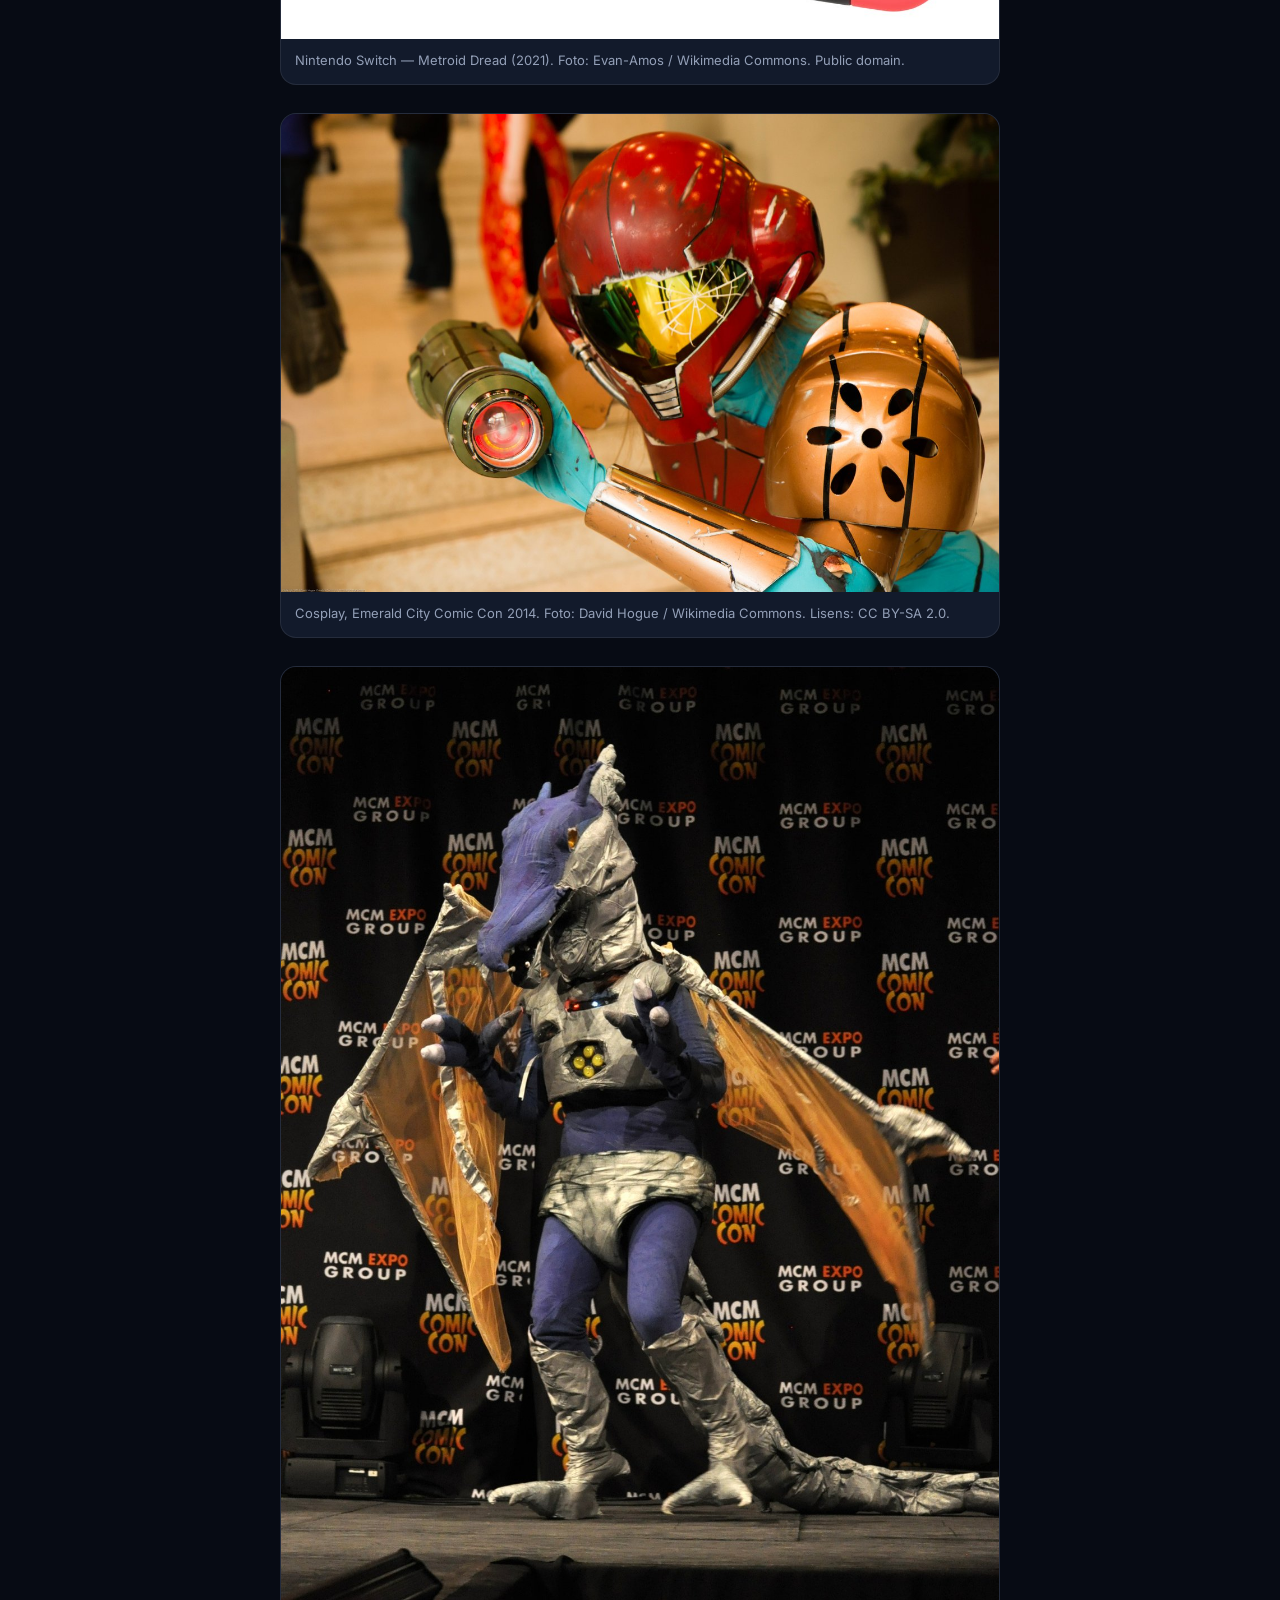
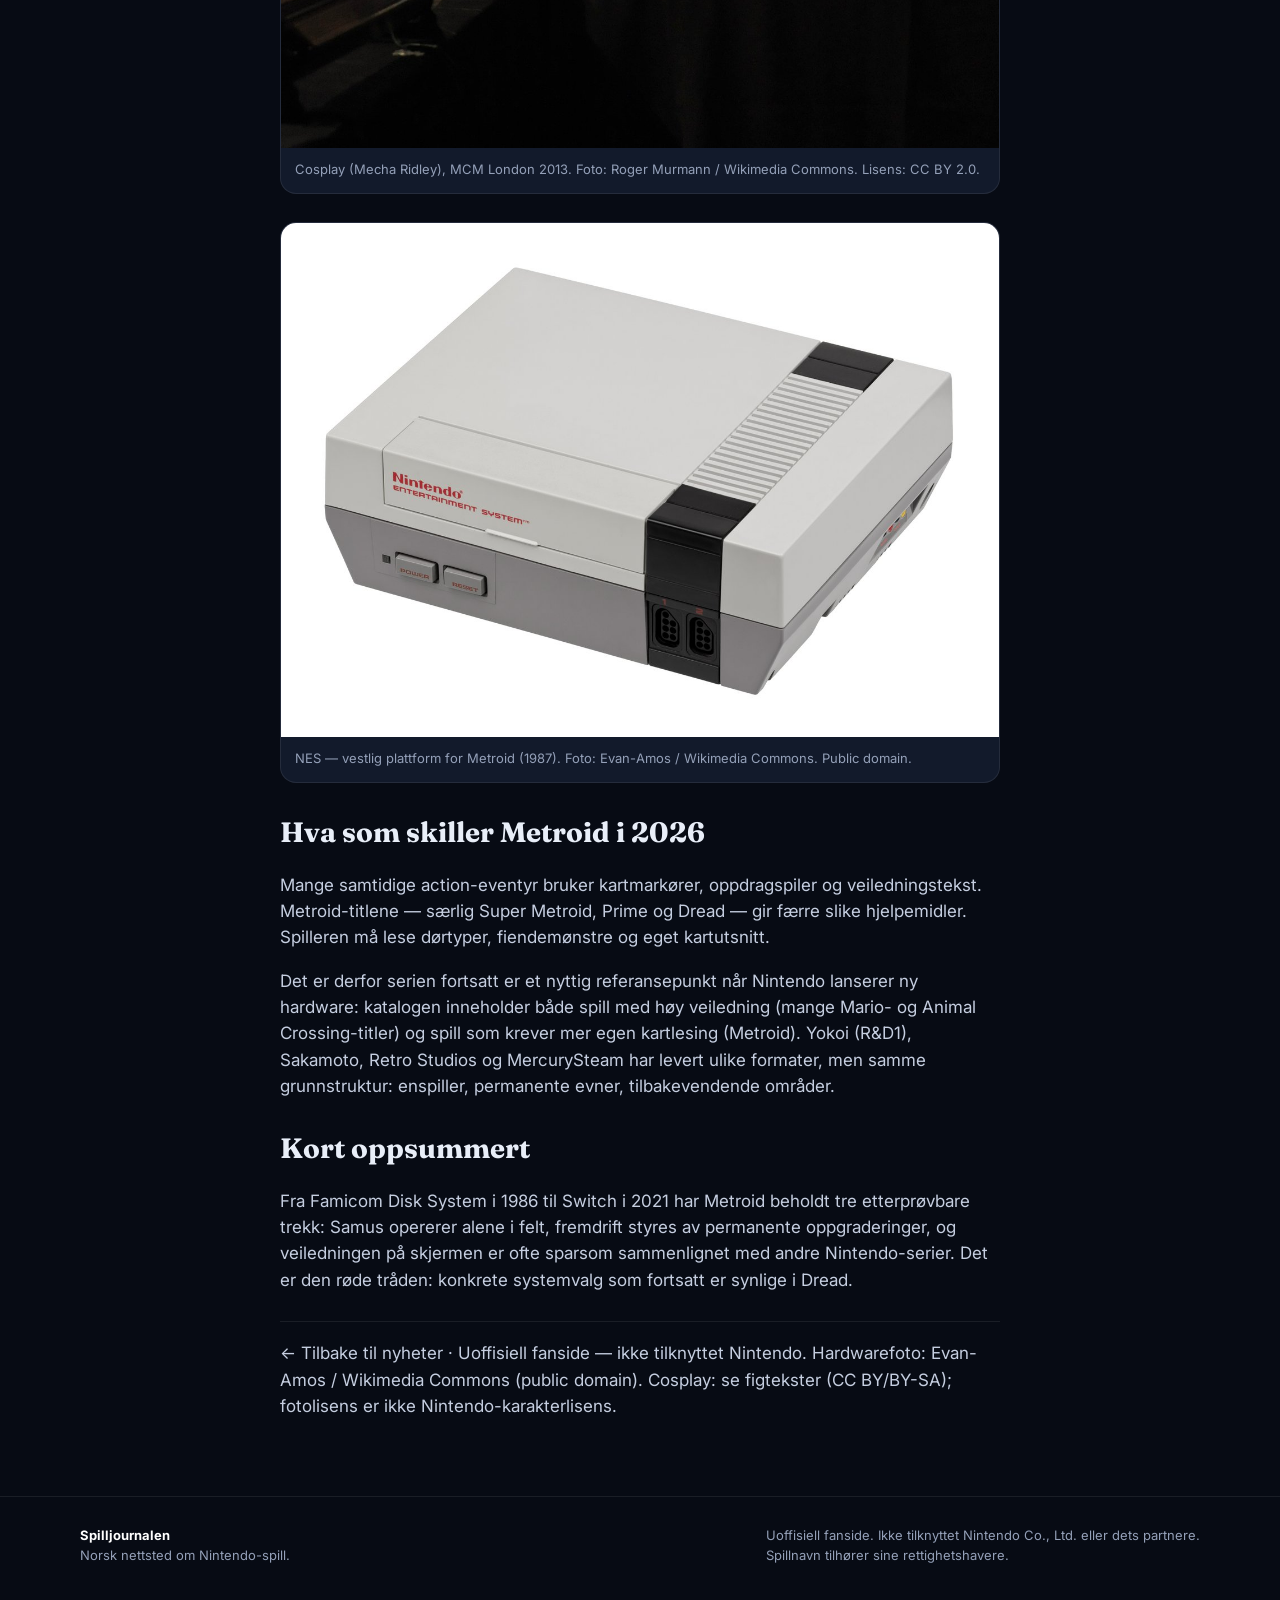
<file: nyheter/metroid-stillheten.html>
<!DOCTYPE html>
<html lang="nb">
<head>
  <meta charset="utf-8">
  <meta name="viewport" content="width=device-width, initial-scale=1">
  <title>Metroid: stillheten i korridoren — Spilljournalen</title>
  <meta name="description" content="Reportasje om Metroid-serien fra 1986 til Dread (2021): lanseringsdatoer, plattformer, kartmekanikk og lyddesign.">
  <meta name="theme-color" content="#070b14">
  <link rel="preconnect" href="https://fonts.googleapis.com">
  <link rel="preconnect" href="https://fonts.gstatic.com" crossorigin>
  <link href="https://fonts.googleapis.com/css2?family=Fraunces:opsz,wght@9..144,500;9..144,600&family=Inter:wght@400;500;600&display=swap" rel="stylesheet">
  <link rel="stylesheet" href="../css/site.css">
</head>
<body>
<header class="site-header">
  <div class="wrap nav">
    <a class="brand" href="../index.html"><span class="brand-mark" aria-hidden="true"></span> Spilljournalen</a>
    <nav class="nav-links" aria-label="Hovedmeny">
      <a href="../index.html" class="">Forside</a>
      <a href="../spill.html" class="">Spill</a>
      <a href="../nyheter.html" class="active">Nyheter</a>
      <a href="../om.html" class="">Om oss</a>
    </nav>
    <a class="btn btn-primary" href="../spill.html">Utforsk spill</a>
  </div>
</header>

<main class="wrap article">
  <p class="meta">11. september 2026 · Historie · Sigrid Holme · Oppdatert 12. september 2026</p>
  <h1>Metroid: stillheten i korridoren</h1>

  <div class="hero-img">
    <img src="../assets/nyheter/metroid-hero-wondercon-16x9-1280.jpg" alt="Cosplay av Samus Aran på WonderCon 2016 (16:9-beskjæring)" width="1280" height="720">
  </div>
  <p class="note" style="margin-top:-8px;margin-bottom:24px">Cosplay av Samus Aran, WonderCon 2016. Foto: William Tung / Wikimedia Commons. Beskåret til 16:9. Lisens: <a href="https://creativecommons.org/licenses/by-sa/2.0/deed.no">CC BY-SA 2.0</a>. (Fotolisens; ikke Nintendo-karakterlisens.)</p>

  <p class="lede-graf">6.&nbsp;august 1986 lanserte Nintendo Metroid til Famicom Disk System i Japan. Spilleren styrer Samus Aran alene gjennom planeten Zebes. Det originale spillet har ikke kart i pausemenyen. Lyddesignet er sparsomt: lange partier med lav eller repetitiv bakgrunnsmusikk, og effektlyder som betyr mer for romfølelsen enn en ørehengende melodi. Serien har holdt fast ved ensomhet, evnebasert utforskning og begrenset veiledning fra 1986 til Metroid Dread i 2021 — og det er fortsatt det som skiller den fra Nintendos mer forklarende førstepartstitler.</p>

  <p>Nintendo er kjent for tilgjengelige serier som Super Mario, The Legend of Zelda og Animal Crossing. Metroid er en annen linje i katalogen: enspiller, få eller ingen følgefigurer i felt, og fremdrift som krever at du husker hvor oppgraderinger åpner nye ruter. Denne saken går gjennom milepælene og de konkrete designvalgene bak det. (Bilder: lisensierte hardwarefoto — ikke spillgrafikk eller boxart.)</p>

  <h2>1986: Metroid på Famicom Disk System</h2>
  <p>Metroid ble utviklet av Nintendo R&amp;D1 og Intelligent Systems. Produsent var Gunpei Yokoi. Scenario: Makoto Kano. Yoshio Sakamoto var blant dem som jobbet med karakterdesign, og har senere vært sentral i serien som regissør og produsent. Lansering: Famicom Disk System 6.&nbsp;august 1986, NES i Nord-Amerika i august 1987, Europa i januar 1988.</p>
  <p>Spillet er et sidescrollende action-eventyr. Det er ingen hub-by og ingen AI-følge. Nye våpen og evner — blant annet Morph Ball, bomber og Ice Beam — er permanente, og de endrer hvilke områder som er tilgjengelige. Uten innebygd kart må spilleren huske heiser, blindgater og dører som krever senere oppgraderinger.</p>
  <p>Yoshio Sakamoto har i senere intervjuer pekt på Ridley Scotts film Alien (1979) som en påvirkning på stemningen, etter at spillkonseptet var på plass. Komponist Hirokazu «Hip» Tanaka laget et lydspor med få melodiske ørehengere; mye av spillet går på atmosfæriske, loop-baserte spor og effektlyder. Den mer markerte musikalske oppbyggingen kommer først mot slutten, blant annet rundt oppgjøret med Mother Brain.</p>

  <h2>Kart og «metroidvania»</h2>
  <p>I det første Metroid finnes det ikke et automatisk kart. Spilleren må selv holde orden på rom og forbindelser. Senere spill i serien — særlig fra Super Metroid (1994) av — legger inn kart som fylles ut etter hvert som du utforsker, men prinsippet er det samme: nye evner åpner gamle områder på nytt.</p>
  <p>Ordet «metroidvania» brukes i dag om spill med ikke-lineær utforskning, permanente evner og tilbakevendende områder. Navnet kombinerer Metroid med Castlevania (særlig etter Symphony of the Night). For Metroid er belønningen for en snarvei ofte at du forstår layouten bedre — ikke bare at du får et nytt våpen.</p>

  <figure>
    <img src="../assets/nyheter/metroid-gameboy.jpg" alt="Original Game Boy, plattform for Metroid II: Return of Samus (1991)" width="1280" height="1552">
    <figcaption>Game Boy — plattform for Metroid II: Return of Samus (1991). Foto: Evan-Amos / Wikimedia Commons. Public domain.</figcaption>
  </figure>

  <h2>1994: Super Metroid</h2>
  <p>Metroid II: Return of Samus kom til Game Boy i 1991 (Nord-Amerika november 1991; Japan og Europa 1992). Deretter Super Metroid til Super Nintendo: Japan 19.&nbsp;mars 1994, Nord-Amerika 18.&nbsp;april 1994. Regissør: Yoshio Sakamoto. Produsent: Makoto Kano. Utviklet av Nintendo R&amp;D1 og Intelligent Systems.</p>
  <p>Super Metroid utvider verdenskartet, legger inn automatisk kart i pausemenyen, og lar spilleren sikte i flere retninger (inkludert skrått via skulderknapper). Sequence breaking — å ta områder i annen rekkefølge enn den tiltenkte — er mulig, men rommene er koblet logisk via evner. Sammenlignet med mange samtidige konsollspill har Super Metroid lite veiledningstekst på skjermen; informasjon ligger i layout, fiendemønstre og hvilke dører som krever hvilke våpen.</p>

  <figure>
    <img src="../assets/nyheter/metroid-snes.jpg" alt="Super Nintendo Entertainment System, plattform for Super Metroid (1994)" width="1280" height="943">
    <figcaption>Super NES — plattform for Super Metroid (1994). Foto: Evan-Amos / Wikimedia Commons. Public domain.</figcaption>
  </figure>

  <h2>2002–2004: Fusion, Prime og Zero Mission</h2>
  <p>Etter åtte år uten hovedspill kom to Metroid-titler i 2002. Metroid Fusion (Game Boy Advance, Nord-Amerika november 2002) har mer lineær oppdragsstruktur og mer tekstbasert fortelling enn Super Metroid. Metroid Prime (GameCube, Nord-Amerika 18.&nbsp;november 2002), utviklet av Retro Studios, er i første person, med skanning av miljø og loggbokposter som bærer verdensbyggingen.</p>
  <p>Metroid: Zero Mission (Game Boy Advance, 2004) er en remake av det første spillet med moderne 2D-kontroller og kartfunksjon. Titlene viser at seriens kjerne — ensom utforskning og evnebasert fremdrift — ble overført til både 2D håndholdt og 3D stueformat.</p>

  <figure>
    <img src="../assets/nyheter/metroid-gba.jpg" alt="Game Boy Advance, plattform for Metroid Fusion og Zero Mission" width="1280" height="883">
    <figcaption>Game Boy Advance — Fusion (2002) og Zero Mission (2004). Foto: Evan-Amos / Wikimedia Commons. Public domain.</figcaption>
  </figure>

  <figure>
    <img src="../assets/nyheter/metroid-gamecube.jpg" alt="Nintendo GameCube, plattform for Metroid Prime (2002)" width="1280" height="1235">
    <figcaption>GameCube — Metroid Prime (2002, Retro Studios). Foto: Evan-Amos / Wikimedia Commons. Public domain.</figcaption>
  </figure>

  <h2>Other M, Samus Returns og Dread</h2>
  <p>Metroid: Other M (Wii, 2010) satser tyngre på filmiske cutscenes og styrt fortelling. Mottakersiden og senere omtale har ofte trukket fram at spilleren får mindre frihet til å utforske i eget tempo enn i Super Metroid og Fusion. Titlene er likevel en del av seriens offentlige historie.</p>
  <p>Metroid: Samus Returns (Nintendo 3DS, 15.&nbsp;september 2017) er en remake av Metroid II, utviklet av MercurySteam i samarbeid med Nintendo, med Sakamoto som produsent. Metroid Dread (Nintendo Switch, 8.&nbsp;oktober 2021) ble også laget av MercurySteam sammen med Nintendo EPD. Det er det første originale sidescrollende Metroid-hovedspillet siden Fusion.</p>
  <p>I Dread møter spilleren blant annet E.M.M.I.-robotene: områder der Samus må snike, gjemme seg eller flykte, i tillegg til vanlig kamp og kartlesing. Fremdriften krever fortsatt at du kobler nye evner til gamle rom. <em>Vurdering:</em> Dread viser at serien kan bruke eksplisitt jakt-mekanikk uten å erstatte den gamle utforskningskjernen — basert på hvordan E.M.M.I.-sonene og evnesperrene er bygget inn i kartet.</p>

  <figure>
    <img src="../assets/nyheter/metroid-switch.jpg" alt="Nintendo Switch med Joy-Con, plattform for Metroid Dread (2021)" width="1280" height="743">
    <figcaption>Nintendo Switch — Metroid Dread (2021). Foto: Evan-Amos / Wikimedia Commons. Public domain.</figcaption>
  </figure>

  <figure>
    <img src="../assets/nyheter/metroid-cosplay-closeup.jpg" alt="Nærbilde av Samus-cosplay, Emerald City Comic Con 2014" width="1280" height="853">
    <figcaption>Cosplay, Emerald City Comic Con 2014. Foto: David Hogue / Wikimedia Commons. Lisens: <a href="https://creativecommons.org/licenses/by-sa/2.0/deed.no">CC BY-SA 2.0</a>.</figcaption>
  </figure>

  <figure>
    <img src="../assets/nyheter/metroid-cosplay-ridley.jpg" alt="Cosplay av Mecha Ridley, MCM London 2013" width="1280" height="1927">
    <figcaption>Cosplay (Mecha Ridley), MCM London 2013. Foto: Roger Murmann / Wikimedia Commons. Lisens: <a href="https://creativecommons.org/licenses/by/2.0/deed.no">CC BY 2.0</a>.</figcaption>
  </figure>

  <figure>
    <img src="../assets/nyheter/metroid-nes.jpg" alt="Nintendo Entertainment System (NES)" width="1280" height="917">
    <figcaption>NES — vestlig plattform for Metroid (1987). Foto: Evan-Amos / Wikimedia Commons. Public domain.</figcaption>
  </figure>

  <h2>Hva som skiller Metroid i 2026</h2>
  <p>Mange samtidige action-eventyr bruker kartmarkører, oppdragspiler og veiledningstekst. Metroid-titlene — særlig Super Metroid, Prime og Dread — gir færre slike hjelpemidler. Spilleren må lese dørtyper, fiendemønstre og eget kartutsnitt.</p>
  <p>Det er derfor serien fortsatt er et nyttig referansepunkt når Nintendo lanserer ny hardware: katalogen inneholder både spill med høy veiledning (mange Mario- og Animal Crossing-titler) og spill som krever mer egen kartlesing (Metroid). Yokoi (R&amp;D1), Sakamoto, Retro Studios og MercurySteam har levert ulike formater, men samme grunnstruktur: enspiller, permanente evner, tilbakevendende områder.</p>

  <h2>Kort oppsummert</h2>
  <p>Fra Famicom Disk System i 1986 til Switch i 2021 har Metroid beholdt tre etterprøvbare trekk: Samus opererer alene i felt, fremdrift styres av permanente oppgraderinger, og veiledningen på skjermen er ofte sparsom sammenlignet med andre Nintendo-serier. Det er den røde tråden: konkrete systemvalg som fortsatt er synlige i Dread.</p>

  <p class="note"><a href="../nyheter.html">← Tilbake til nyheter</a> · Uoffisiell fanside — ikke tilknyttet Nintendo. Hardwarefoto: Evan-Amos / Wikimedia Commons (public domain). Cosplay: se figtekster (CC BY/BY-SA); fotolisens er ikke Nintendo-karakterlisens.</p>
</main>

<footer class="site-footer">
  <div class="wrap footer-grid">
    <div>
      <strong style="color:#fff">Spilljournalen</strong><br>
      Norsk nettsted om Nintendo-spill.
    </div>
    <div>
      Uoffisiell fanside. Ikke tilknyttet Nintendo Co., Ltd. eller dets partnere.<br>
      Spillnavn tilhører sine rettighetshavere.
    </div>
  </div>
</footer>
<script src="../js/site.js"></script>
</body>
</html>
</file>
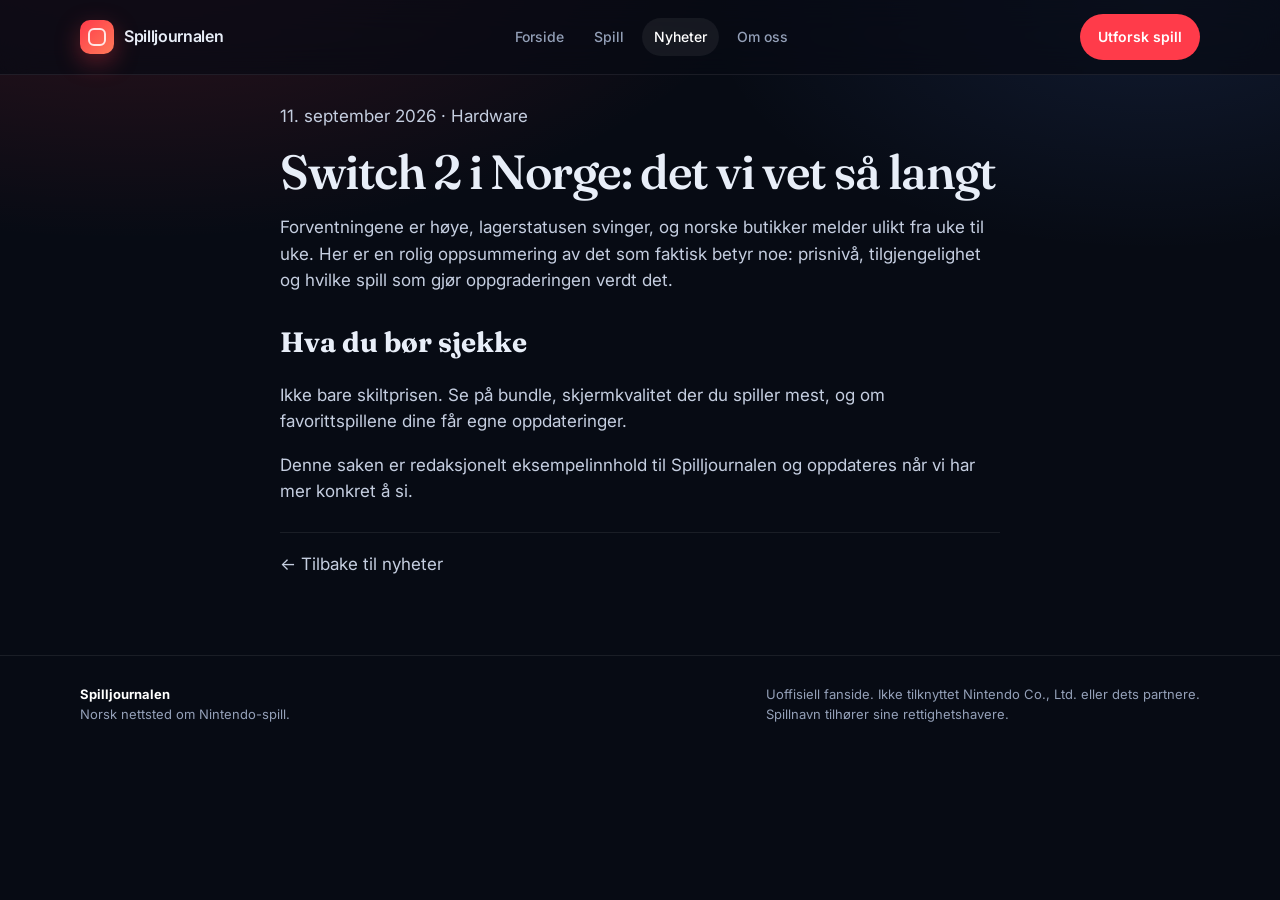
<file: nyheter/switch-2-norge.html>
<!DOCTYPE html>
<html lang="nb">
<head>
  <meta charset="utf-8">
  <meta name="viewport" content="width=device-width, initial-scale=1">
  <title>Switch 2 i Norge: det vi vet så langt — Spilljournalen</title>
  <meta name="description" content="Spilljournalen — moderne norsk nettsted om Nintendo-spill, nyheter og anbefalinger.">
  <meta name="theme-color" content="#070b14">
  <link rel="preconnect" href="https://fonts.googleapis.com">
  <link rel="preconnect" href="https://fonts.gstatic.com" crossorigin>
  <link href="https://fonts.googleapis.com/css2?family=Fraunces:opsz,wght@9..144,500;9..144,600&family=Inter:wght@400;500;600&display=swap" rel="stylesheet">
  <link rel="stylesheet" href="../css/site.css">
  
</head>
<body>
<header class="site-header">
  <div class="wrap nav">
    <a class="brand" href="../index.html"><span class="brand-mark" aria-hidden="true"></span> Spilljournalen</a>
    <nav class="nav-links" aria-label="Hovedmeny">
      <a href="../index.html" class="">Forside</a>
      <a href="../spill.html" class="">Spill</a>
      <a href="../nyheter.html" class="active">Nyheter</a>
      <a href="../om.html" class="">Om oss</a>
    </nav>
    <a class="btn btn-primary" href="../spill.html">Utforsk spill</a>
  </div>
</header>
<main class="wrap article">
  <p class="meta">11. september 2026 · Hardware</p>
  <h1>Switch 2 i Norge: det vi vet så langt</h1>
  <p>Forventningene er høye, lagerstatusen svinger, og norske butikker melder ulikt fra uke til uke. Her er en rolig oppsummering av det som faktisk betyr noe: prisnivå, tilgjengelighet og hvilke spill som gjør oppgraderingen verdt det.</p>
    <h2>Hva du bør sjekke</h2>
    <p>Ikke bare skiltprisen. Se på bundle, skjermkvalitet der du spiller mest, og om favorittspillene dine får egne oppdateringer.</p>
    <p>Denne saken er redaksjonelt eksempelinnhold til Spilljournalen og oppdateres når vi har mer konkret å si.</p>
  <p class="note"><a href="../nyheter.html">← Tilbake til nyheter</a></p>
</main>
<footer class="site-footer">
  <div class="wrap footer-grid">
    <div>
      <strong style="color:#fff">Spilljournalen</strong><br>
      Norsk nettsted om Nintendo-spill.
    </div>
    <div>
      Uoffisiell fanside. Ikke tilknyttet Nintendo Co., Ltd. eller dets partnere.<br>
      Spillnavn tilhører sine rettighetshavere.
    </div>
  </div>
</footer>
<script src="../js/site.js"></script>
</body>
</html>
</file>
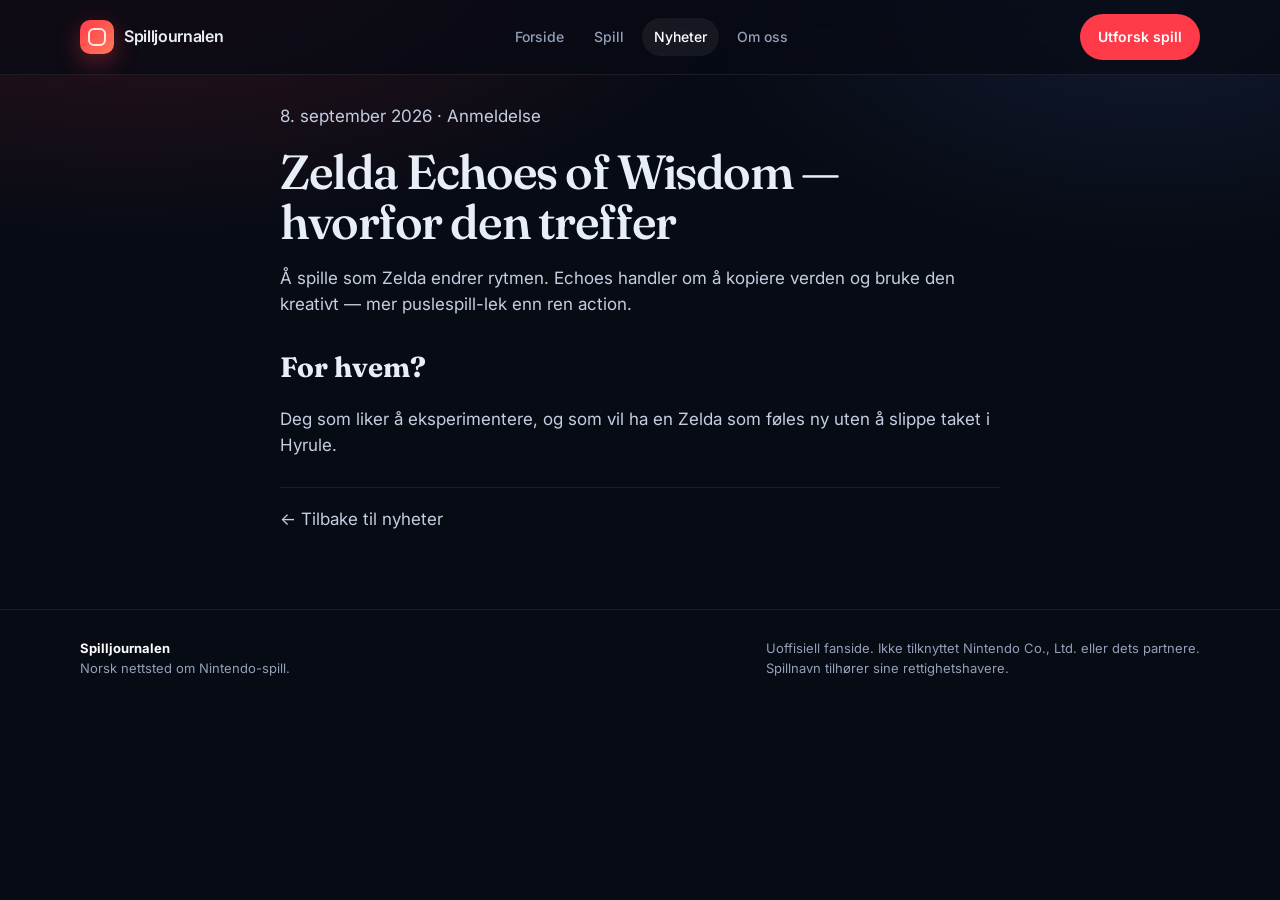
<file: nyheter/zelda-echoes.html>
<!DOCTYPE html>
<html lang="nb">
<head>
  <meta charset="utf-8">
  <meta name="viewport" content="width=device-width, initial-scale=1">
  <title>Zelda Echoes of Wisdom — hvorfor den treffer — Spilljournalen</title>
  <meta name="description" content="Spilljournalen — moderne norsk nettsted om Nintendo-spill, nyheter og anbefalinger.">
  <meta name="theme-color" content="#070b14">
  <link rel="preconnect" href="https://fonts.googleapis.com">
  <link rel="preconnect" href="https://fonts.gstatic.com" crossorigin>
  <link href="https://fonts.googleapis.com/css2?family=Fraunces:opsz,wght@9..144,500;9..144,600&family=Inter:wght@400;500;600&display=swap" rel="stylesheet">
  <link rel="stylesheet" href="../css/site.css">
  
</head>
<body>
<header class="site-header">
  <div class="wrap nav">
    <a class="brand" href="../index.html"><span class="brand-mark" aria-hidden="true"></span> Spilljournalen</a>
    <nav class="nav-links" aria-label="Hovedmeny">
      <a href="../index.html" class="">Forside</a>
      <a href="../spill.html" class="">Spill</a>
      <a href="../nyheter.html" class="active">Nyheter</a>
      <a href="../om.html" class="">Om oss</a>
    </nav>
    <a class="btn btn-primary" href="../spill.html">Utforsk spill</a>
  </div>
</header>
<main class="wrap article">
  <p class="meta">8. september 2026 · Anmeldelse</p>
  <h1>Zelda Echoes of Wisdom — hvorfor den treffer</h1>
  <p>Å spille som Zelda endrer rytmen. Echoes handler om å kopiere verden og bruke den kreativt — mer puslespill-lek enn ren action.</p>
    <h2>For hvem?</h2>
    <p>Deg som liker å eksperimentere, og som vil ha en Zelda som føles ny uten å slippe taket i Hyrule.</p>
  <p class="note"><a href="../nyheter.html">← Tilbake til nyheter</a></p>
</main>
<footer class="site-footer">
  <div class="wrap footer-grid">
    <div>
      <strong style="color:#fff">Spilljournalen</strong><br>
      Norsk nettsted om Nintendo-spill.
    </div>
    <div>
      Uoffisiell fanside. Ikke tilknyttet Nintendo Co., Ltd. eller dets partnere.<br>
      Spillnavn tilhører sine rettighetshavere.
    </div>
  </div>
</footer>
<script src="../js/site.js"></script>
</body>
</html>
</file>
<file: css/site.css>
:root {
  --bg: #070b14;
  --bg-2: #0e1524;
  --panel: #121a2b;
  --panel-2: #182235;
  --line: rgba(255,255,255,.08);
  --text: #e8eef8;
  --muted: #94a0b8;
  --soft: #c5cee0;
  --red: #ff3b4a;
  --red-deep: #c8102e;
  --cream: #f4ebe0;
  --blue: #5b8cff;
  --green: #3dd68c;
  --r: 22px;
  --shadow: 0 24px 60px rgba(0,0,0,.35);
  --wrap: 1120px;
  --font: "Inter", system-ui, sans-serif;
  --display: "Fraunces", Georgia, serif;
}
* { box-sizing: border-box; }
html { scroll-behavior: smooth; }
body {
  margin: 0;
  font-family: var(--font);
  background:
    radial-gradient(1200px 600px at 10% -10%, rgba(255,59,74,.18), transparent 55%),
    radial-gradient(900px 500px at 90% 0%, rgba(91,140,255,.12), transparent 50%),
    var(--bg);
  color: var(--text);
  line-height: 1.55;
  min-height: 100vh;
}
a { color: inherit; text-decoration: none; }
img { max-width: 100%; display: block; }
.wrap { width: min(var(--wrap), calc(100% - 40px)); margin: 0 auto; }
.site-header {
  position: sticky; top: 0; z-index: 40;
  backdrop-filter: blur(16px);
  background: rgba(7,11,20,.72);
  border-bottom: 1px solid var(--line);
}
.nav {
  display: flex; align-items: center; justify-content: space-between;
  gap: 16px; padding: 14px 0;
}
.brand {
  display: flex; align-items: center; gap: 10px;
  font-weight: 600; letter-spacing: -.02em;
}
.brand-mark {
  width: 34px; height: 34px; border-radius: 10px;
  background: linear-gradient(135deg, var(--red), #ff7a59);
  box-shadow: 0 8px 24px rgba(255,59,74,.35);
  position: relative;
}
.brand-mark::after {
  content: ""; position: absolute; inset: 8px;
  border: 2px solid rgba(255,255,255,.85); border-radius: 6px;
}
.nav-links { display: flex; flex-wrap: wrap; gap: 6px; }
.nav-links a {
  padding: 8px 12px; border-radius: 999px; color: var(--muted);
  font-size: 14px; font-weight: 500;
}
.nav-links a:hover, .nav-links a.active {
  color: #fff; background: rgba(255,255,255,.06);
}
.btn {
  display: inline-flex; align-items: center; justify-content: center;
  gap: 8px; padding: 12px 18px; border-radius: 999px;
  border: 0; font-weight: 600; font-size: 14px; cursor: pointer;
  transition: transform .15s ease, background .15s ease;
}
.btn:hover { transform: translateY(-1px); }
.btn-primary { background: var(--red); color: #fff; }
.btn-primary:hover { background: #ff5562; }
.btn-ghost {
  background: rgba(255,255,255,.06); color: #fff;
  border: 1px solid var(--line);
}
.hero {
  display: grid; grid-template-columns: 1.15fr .85fr; gap: 28px;
  padding: 48px 0 28px; align-items: end;
}
.kicker {
  display: inline-flex; align-items: center; gap: 8px;
  color: var(--red); font-size: 13px; font-weight: 600;
  letter-spacing: .04em; text-transform: uppercase; margin-bottom: 14px;
}
.kicker i {
  width: 8px; height: 8px; border-radius: 50%; background: var(--red);
  box-shadow: 0 0 0 4px rgba(255,59,74,.2);
}
h1 {
  font-family: var(--display); font-weight: 560;
  font-size: clamp(36px, 6vw, 64px); line-height: 1.05;
  letter-spacing: -.03em; margin: 0 0 16px; max-width: 14ch;
}
.lede { color: var(--soft); font-size: 18px; max-width: 42ch; margin: 0 0 24px; }
.hero-actions { display: flex; flex-wrap: wrap; gap: 10px; }
.hero-card {
  background: linear-gradient(160deg, rgba(255,59,74,.16), transparent 40%), var(--panel);
  border: 1px solid var(--line); border-radius: 28px;
  padding: 22px; box-shadow: var(--shadow); min-height: 280px;
  display: flex; flex-direction: column; justify-content: space-between;
}
.hero-card .tag {
  align-self: flex-start; font-size: 12px; font-weight: 600;
  color: var(--cream); background: rgba(255,255,255,.08);
  padding: 6px 10px; border-radius: 999px;
}
.hero-card h2 {
  font-family: var(--display); font-size: clamp(28px, 4vw, 40px);
  line-height: 1.1; margin: 18px 0 10px; letter-spacing: -.02em;
}
.hero-card p { color: var(--muted); margin: 0; }
.chips { display: flex; flex-wrap: wrap; gap: 8px; margin: 8px 0 28px; }
.chip {
  font-size: 13px; font-weight: 500; color: var(--soft);
  border: 1px solid var(--line); background: rgba(255,255,255,.03);
  padding: 8px 12px; border-radius: 999px;
}
.section { padding: 18px 0 40px; }
.section-head {
  display: flex; align-items: end; justify-content: space-between;
  gap: 16px; margin-bottom: 18px;
}
.section-head h2 {
  font-family: var(--display); font-size: clamp(26px, 3vw, 34px);
  margin: 0; letter-spacing: -.02em;
}
.section-head a { color: var(--muted); font-size: 14px; font-weight: 500; }
.section-head a:hover { color: #fff; }
.grid {
  display: grid; grid-template-columns: repeat(3, 1fr); gap: 16px;
}
.card {
  background: var(--panel); border: 1px solid var(--line);
  border-radius: var(--r); overflow: hidden;
  transition: transform .18s ease, border-color .18s ease;
}
.card:hover { transform: translateY(-3px); border-color: rgba(255,59,74,.35); }
.cover {
  aspect-ratio: 16/10;
  background:
    linear-gradient(135deg, rgba(255,255,255,.08), transparent 40%),
    var(--c, linear-gradient(135deg, #1d2a44, #0f1729));
  position: relative;
}
.cover .badge {
  position: absolute; left: 12px; top: 12px;
  background: rgba(0,0,0,.45); backdrop-filter: blur(8px);
  border: 1px solid var(--line); color: #fff;
  font-size: 11px; font-weight: 600; padding: 5px 8px; border-radius: 999px;
}
.card-body { padding: 16px 16px 18px; }
.card-body h3 {
  margin: 0 0 6px; font-size: 17px; letter-spacing: -.01em; line-height: 1.3;
}
.meta { color: var(--muted); font-size: 13px; margin: 0 0 8px; }
.card-body p { margin: 0; color: var(--soft); font-size: 14px; }
.filters {
  display: flex; flex-wrap: wrap; gap: 8px; margin-bottom: 18px;
}
.filters button {
  border: 1px solid var(--line); background: transparent; color: var(--muted);
  border-radius: 999px; padding: 8px 12px; font: inherit; font-size: 13px;
  cursor: pointer;
}
.filters button.active, .filters button:hover {
  color: #fff; background: rgba(255,59,74,.15); border-color: rgba(255,59,74,.4);
}
.page-hero { padding: 42px 0 10px; }
.page-hero h1 {
  font-size: clamp(34px, 5vw, 52px); max-width: 18ch; margin-bottom: 10px;
}
.page-hero .lede { margin-bottom: 8px; }
.article {
  max-width: 720px; margin: 0 auto; padding: 28px 0 60px;
}
.article .meta { margin-bottom: 18px; }
.article h1 { max-width: none; font-size: clamp(32px, 5vw, 48px); }
.article p { color: var(--soft); font-size: 17px; }
.article h2 {
  font-family: var(--display); font-size: 28px; margin: 28px 0 10px;
}
.note {
  color: var(--muted); font-size: 13px; border-top: 1px solid var(--line);
  padding-top: 18px; margin-top: 28px;
}
.cta {
  margin: 10px 0 50px; padding: 28px;
  border-radius: 28px; border: 1px solid var(--line);
  background:
    linear-gradient(120deg, rgba(255,59,74,.14), transparent 45%),
    var(--panel);
  display: flex; flex-wrap: wrap; gap: 16px; align-items: center;
  justify-content: space-between;
}
.cta h2 { font-family: var(--display); margin: 0 0 6px; font-size: 28px; }
.cta p { margin: 0; color: var(--muted); }
.site-footer {
  border-top: 1px solid var(--line); padding: 28px 0 40px; color: var(--muted);
  font-size: 13px;
}
.footer-grid {
  display: flex; flex-wrap: wrap; justify-content: space-between; gap: 16px;
}
@media (max-width: 860px) {
  .hero { grid-template-columns: 1fr; padding-top: 28px; }
  .grid { grid-template-columns: 1fr 1fr; }
}
@media (max-width: 560px) {
  .wrap { width: min(var(--wrap), calc(100% - 28px)); }
  .grid { grid-template-columns: 1fr; }
  .nav-links { display: none; }
  .nav-links.open { display: flex; width: 100%; }
  .nav { flex-wrap: wrap; }
}

/* Article media */
.article .hero-img {
  margin: 8px 0 28px;
  border-radius: 18px;
  overflow: hidden;
  border: 1px solid var(--line);
  box-shadow: var(--shadow);
}
.article .hero-img img { width: 100%; height: auto; }
.article figure {
  margin: 28px 0;
  border-radius: 16px;
  overflow: hidden;
  border: 1px solid var(--line);
  background: var(--panel);
}
.article figure img { width: 100%; height: auto; }
.article figcaption {
  color: var(--muted);
  font-size: 13px;
  line-height: 1.45;
  padding: 12px 14px 14px;
}
.article .lede-graf {
  font-size: 19px;
  color: var(--cream);
  line-height: 1.5;
}
</file>
